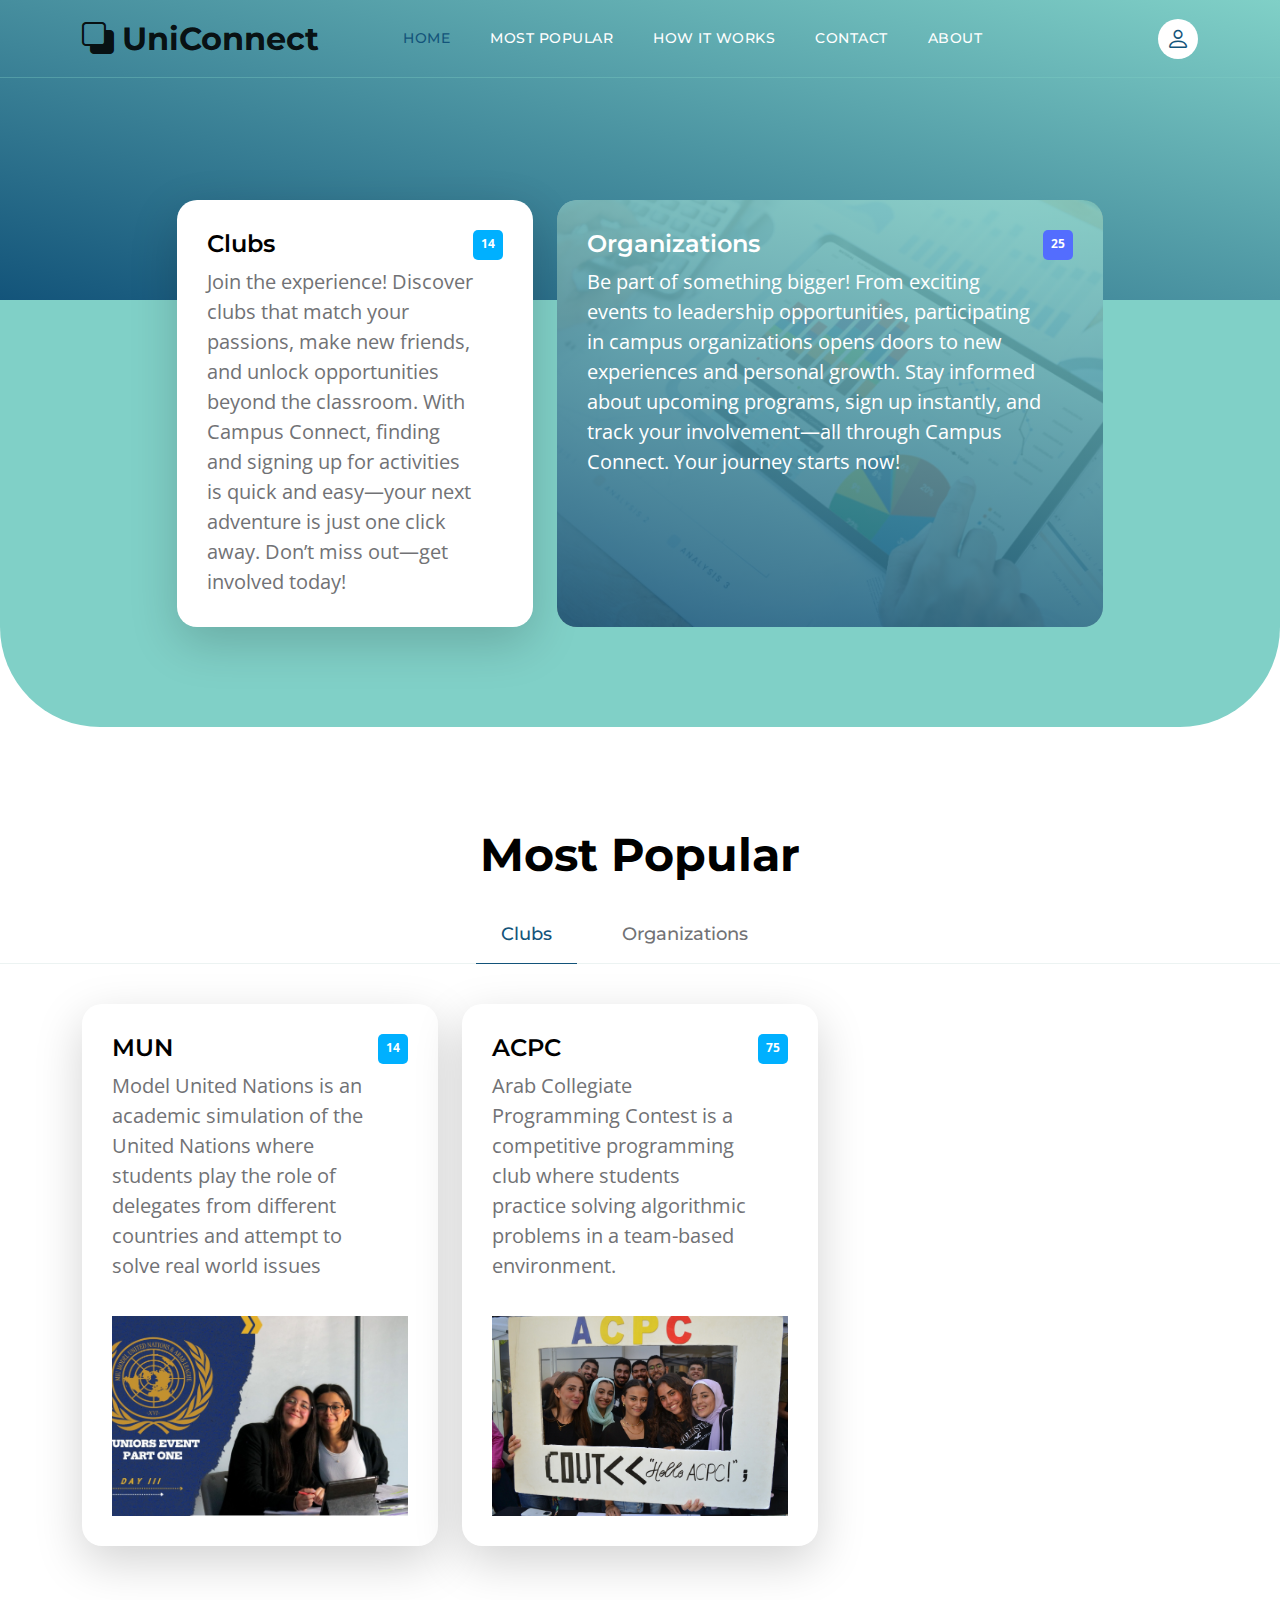
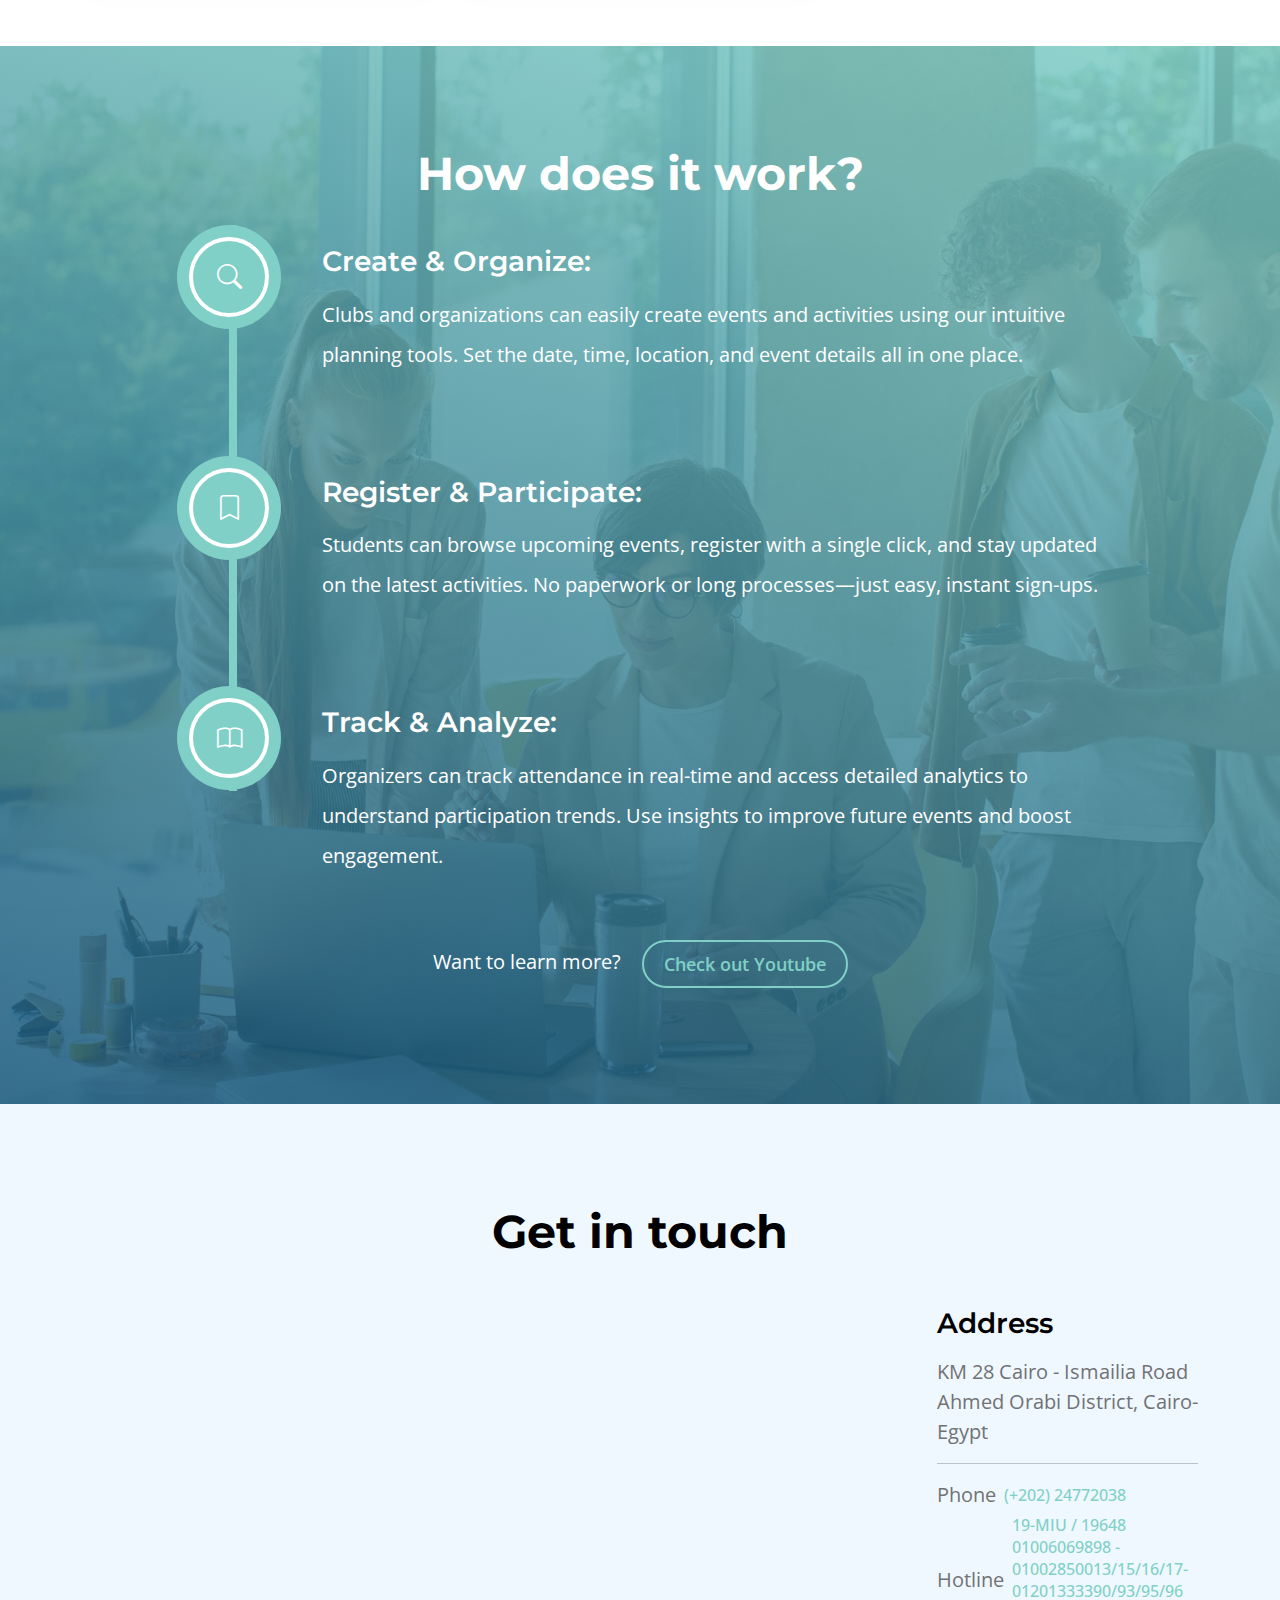
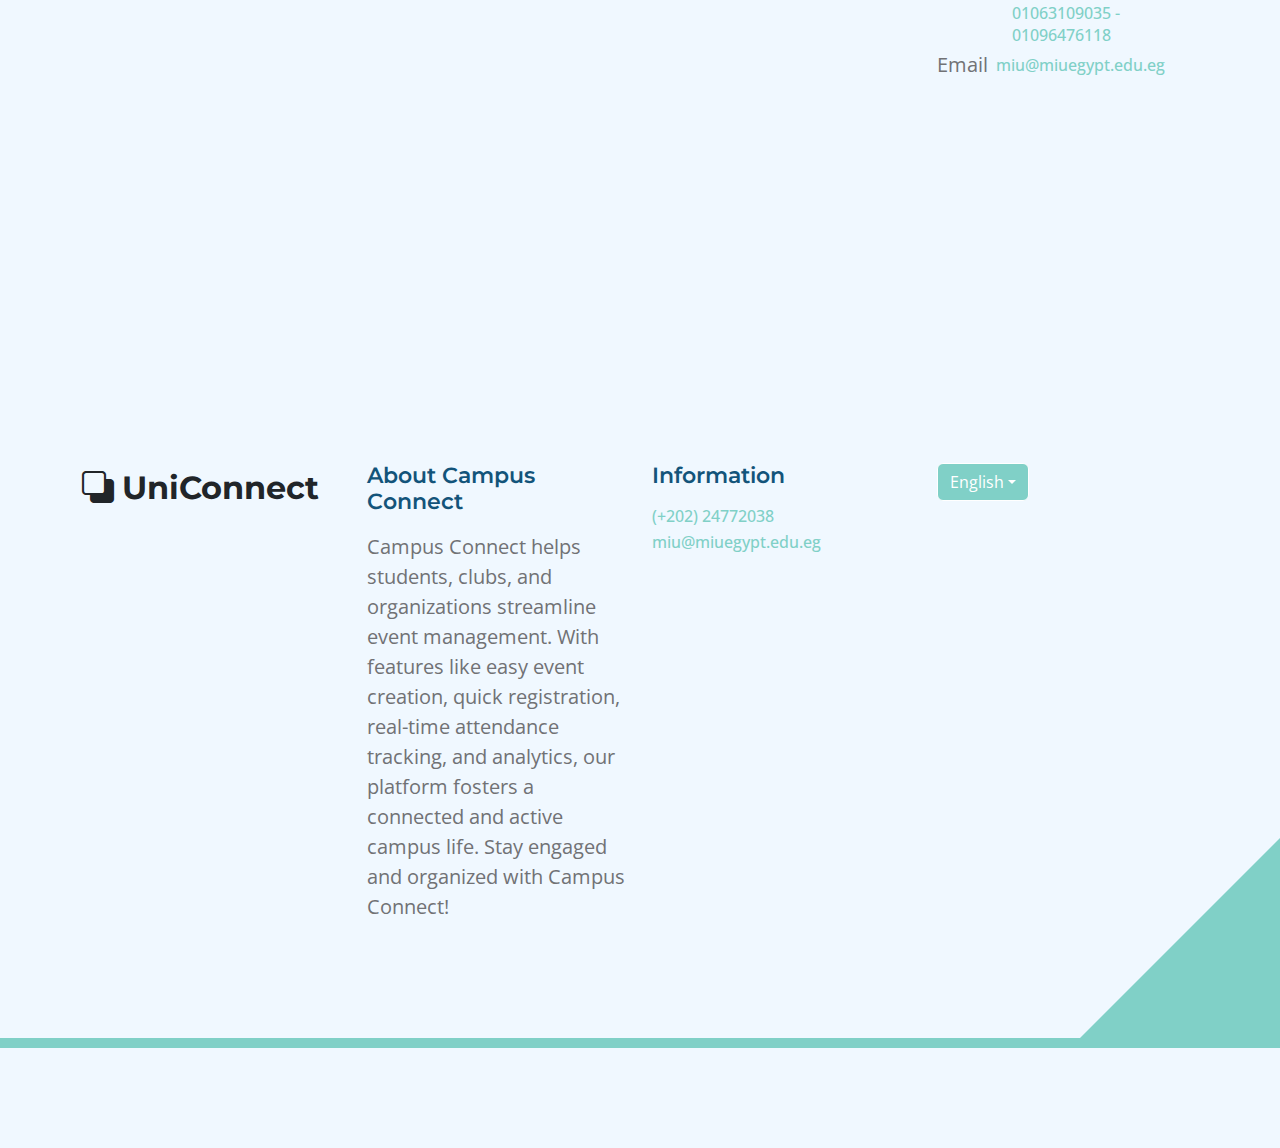
<file: index.html>
<!doctype html>
<html lang="en">
    <head>
        <meta charset="utf-8">
        <meta name="viewport" content="width=device-width, initial-scale=1">

        <meta name="description" content="">
        <meta name="author" content="">

        <title>UniConnect</title>

        <!-- CSS FILES -->        
        <link rel="preconnect" href="https://fonts.googleapis.com">
        
        <link rel="preconnect" href="https://fonts.gstatic.com" crossorigin>

        <link href="https://fonts.googleapis.com/css2?family=Montserrat:wght@500;600;700&family=Open+Sans&display=swap" rel="stylesheet">
                        
        <link href="css/bootstrap.min.css" rel="stylesheet">

        <link href="css/bootstrap-icons.css" rel="stylesheet">

        <link href="css/templatemo-topic-listing.css" rel="stylesheet">      
<!--

TemplateMo 590 topic listing

https://templatemo.com/tm-590-topic-listing

-->
    </head>
    
    <body id="top">

        <main>

            <nav class="navbar navbar-expand-lg">
                <div class="container">
                    <a class="navbar-brand" href="index.html">
                        <i class="bi-back"></i>
                        <span>UniConnect</span>
                    </a>

                    <div class="d-lg-none ms-auto me-4">
                        <a href="#top" class="navbar-icon bi-person smoothscroll"></a>
                    </div>
    
                    <button class="navbar-toggler" type="button" data-bs-toggle="collapse" data-bs-target="#navbarNav" aria-controls="navbarNav" aria-expanded="false" aria-label="Toggle navigation">
                        <span class="navbar-toggler-icon"></span>
                    </button>
    
                    <div class="collapse navbar-collapse" id="navbarNav">
                        <ul class="navbar-nav ms-lg-5 me-lg-auto">
                            <li class="nav-item">
                                <a class="nav-link click-scroll" href="#section_1">Home</a>
                            </li>

                            <li class="nav-item">
                                <a class="nav-link click-scroll" href="#section_2">Most Popular</a>
                            </li>
    
                            <li class="nav-item">
                                <a class="nav-link click-scroll" href="#section_3">How it works</a>
                            </li>

                            <!-- <li class="nav-item">
                                <a class="nav-link click-scroll" href="#section_4">Categories</a>
                            </li> -->
    
                            <li class="nav-item">
                                <a class="nav-link click-scroll" href="#section_5">Contact</a>
                            </li>
                            <li class="nav-item">
                                <a class="nav-link click-scroll" href="#section_6">About</a>
                            </li>
                        </ul>

                        <div class="d-none d-lg-block">
                            <a href="#top" class="navbar-icon bi-person smoothscroll"></a>
                        </div>
                    </div>
                </div>
            </nav>
            

            <section class="hero-section d-flex justify-content-center align-items-center" id="section_1">
                <div class="container">
                    <div class="row">


                    </div>
                </div>
            </section>


            <section class="featured-section">
                <div class="container">
                    <div class="row justify-content-center">

                        <div class="col-lg-4 col-12 mb-4 mb-lg-0">
                            <div class="custom-block bg-white shadow-lg">
                                <a href="topics-detail.html">
                                    <div class="d-flex">
                                        <div>
                                            <h5 class="mb-2">Clubs</h5>

                                            <p class="mb-0">Join the experience! Discover clubs that match your passions, make new friends, and unlock opportunities beyond the classroom. With Campus Connect, finding and signing up for activities is quick and easy—your next adventure is just one click away. Don’t miss out—get involved today!</p>
                                        </div>

                                        <span class="badge bg-design rounded-pill ms-auto">14</span>
                                    </div>

                                    <!-- <img src="images/topics/undraw_Remote_design_team_re_urdx.png" class="custom-block-image img-fluid" alt=""> -->
                                </a>
                            </div>
                        </div>

                        <div class="col-lg-6 col-12">
                            <div class="custom-block custom-block-overlay">
                                <div class="d-flex flex-column h-100">
                                    <img src="images/businesswoman-using-tablet-analysis.jpg" class="custom-block-image img-fluid" alt="">

                                    <div class="custom-block-overlay-text d-flex">
                                        <div>
                                            <h5 class="text-white mb-2">Organizations</h5>

                                            <p class="text-white">Be part of something bigger! From exciting events to leadership opportunities, participating in campus organizations opens doors to new experiences and personal growth. Stay informed about upcoming programs, sign up instantly, and track your involvement—all through Campus Connect. Your journey starts now!</p>

                                            <!-- <a href="topics-detail.html" class="btn custom-btn mt-2 mt-lg-3">Learn More</a> -->
                                        </div>

                                        <span class="badge bg-finance rounded-pill ms-auto">25</span>
                                    </div>

                                    <div class="section-overlay"></div>
                                </div>
                            </div>
                        </div>

                    </div>
                </div>
            </section>


            <section class="explore-section section-padding" id="section_2">
                <div class="container">
                    <div class="row">

                        <div class="col-12 text-center">
                            <h2 class="mb-4">Most Popular</h1>
                        </div>

                    </div>
                </div>

                <div class="container-fluid">
                    <div class="row">
                        <ul class="nav nav-tabs" id="myTab" role="tablist">
                            <li class="nav-item" role="presentation">
                                <button class="nav-link active" id="design-tab" data-bs-toggle="tab" data-bs-target="#design-tab-pane" type="button" role="tab" aria-controls="design-tab-pane" aria-selected="true">Clubs</button>
                            </li>

                            <li class="nav-item" role="presentation">
                                <button class="nav-link" id="marketing-tab" data-bs-toggle="tab" data-bs-target="#marketing-tab-pane" type="button" role="tab" aria-controls="marketing-tab-pane" aria-selected="false">Organizations</button>
                            </li>
                        </ul>
                    </div>
                </div>

                <div class="container">
                    <div class="row">

                        <div class="col-12">
                            <div class="tab-content" id="myTabContent">
                                <div class="tab-pane fade show active" id="design-tab-pane" role="tabpanel" aria-labelledby="design-tab" tabindex="0">
                                    <div class="row">
                                        <div class="col-lg-4 col-md-6 col-12 mb-4 mb-lg-0">
                                            <div class="custom-block bg-white shadow-lg">
                                                <a href="topics-detail.html">
                                                    <div class="d-flex">
                                                        <div>
                                                            <h5 class="mb-2">MUN</h5>

                                                            <p class="mb-0">Model United Nations is an academic simulation of the United Nations where students play the role of delegates from different countries and attempt to solve real world issues </p>
                                                        </div>

                                                        <span class="badge bg-design rounded-pill ms-auto">14</span>
                                                    </div>

                                                    <img src="images/MUN.jpeg" class="custom-block-image img-fluid" alt="">
                                                </a>
                                            </div>
                                        </div>

                                        <div class="col-lg-4 col-md-6 col-12 mb-4 mb-lg-0">
                                            <div class="custom-block bg-white shadow-lg">
                                                <a href="topics-detail.html">
                                                    <div class="d-flex">
                                                        <div>
                                                            <h5 class="mb-2">ACPC</h5>

                                                                <p class="mb-0">Arab Collegiate Programming Contest is a competitive programming club where students practice solving algorithmic problems in a team-based environment.</p>
                                                        </div>

                                                        <span class="badge bg-design rounded-pill ms-auto">75</span>
                                                    </div>

                                                    <img src="images/ACPC.jpeg" class="custom-block-image img-fluid" alt="">
                                                </a>
                                            </div>
                                        </div>

                                    
                                    </div>
                                </div>

                                <div class="tab-pane fade" id="marketing-tab-pane" role="tabpanel" aria-labelledby="marketing-tab" tabindex="0">
                                    <div class="row">
                                        <div class="col-lg-4 col-md-6 col-12 mb-4 mb-lg-3">
                                                <div class="custom-block bg-white shadow-lg">
                                                    <a href="topics-detail.html">
                                                        <div class="d-flex">
                                                            <div>
                                                                <h5 class="mb-2">Utopia</h5>

                                                                <p class="mb-0"> Is an organizational group dedicated to planning and hosting ceremonies, events, and gatherings. Focused on creating memorable experiences.</p>
                                                            </div>

                                                            <span class="badge bg-advertising rounded-pill ms-auto">30</span>
                                                        </div>

                                                        <img src="images/Utopia.jpeg" class="custom-block-image img-fluid" alt="">
                                                    </a>
                                                </div>
                                            </div>

                                            <div class="col-lg-4 col-md-6 col-12 mb-4 mb-lg-3">
                                                <div class="custom-block bg-white shadow-lg">
                                                    <a href="topics-detail.html">
                                                        <div class="d-flex">
                                                            <div>
                                                                <h5 class="mb-2">University admissions</h5>

                                                                <p class="mb-0">
                                                                     Is the process by which universities select students to join their academic programs. The admissions office handles everything from application intake to final enrollment decisions.</p>
                                                            </div>

                                                            <span class="badge bg-advertising rounded-pill ms-auto">65</span>
                                                        </div>

                                                        <img src="images/admission.jpeg" class="custom-block-image img-fluid" alt="">
                                                    </a>
                                                </div>
                                            </div>
                                        </div>
                                  </div>

                                </div>
                            </div>

                    </div>
                </div>
            </section>


            <section class="timeline-section section-padding" id="section_3">
                <div class="section-overlay"></div>

                <div class="container">
                    <div class="row">

                        <div class="col-12 text-center">
                            <h2 class="text-white mb-4">How does it work?</h1>
                        </div>

                        <div class="col-lg-10 col-12 mx-auto">
                            <div class="timeline-container">
                                <ul class="vertical-scrollable-timeline" id="vertical-scrollable-timeline">
                                    <div class="list-progress">
                                        <div class="inner"></div>
                                    </div>

                                    <li>
                                        <h4 class="text-white mb-3">Create & Organize:</h4>

                                        <p class="text-white">Clubs and organizations  can easily create events and activities using our intuitive planning tools. Set the date, time, location, and event details all in one place.</p>

                                        <div class="icon-holder">
                                          <i class="bi-search"></i>
                                        </div>
                                    </li>
                                    
                                    <li>
                                        <h4 class="text-white mb-3">Register & Participate:</h4>

                                        <p class="text-white">Students can browse upcoming events, register with a single click, and stay updated on the latest activities. No paperwork or long processes—just easy, instant sign-ups.</p>

                                        <div class="icon-holder">
                                          <i class="bi-bookmark"></i>
                                        </div>
                                    </li>

                                    <li>
                                        <h4 class="text-white mb-3">Track & Analyze:</h4>

                                        <p class="text-white">Organizers can track attendance in real-time and access detailed analytics to understand participation trends. Use insights to improve future events and boost engagement.</p>

                                        <div class="icon-holder">
                                          <i class="bi-book"></i>
                                        </div>
                                    </li>
                                </ul>
                            </div>
                        </div>

                        <div class="col-12 text-center mt-5">
                            <p class="text-white">
                                Want to learn more?
                                <a href="https://www.youtube.com/watch?v=yYFVjSG_yXg&t=8s" class="btn custom-btn custom-border-btn ms-3">Check out Youtube</a>
                            </p>
                        </div>
                    </div>
                </div>
            </section>

       
            </div>

        </div>
    </div>
</div>
</div>
</div>

</div>
</div>
</section>
            </section>

            <section class="contact-section section-padding section-bg" id="section_5">
                <div class="container">
                    <div class="row">

                        <div class="col-lg-12 col-12 text-center">
                            <h2 class="mb-5">Get in touch</h2>
                        </div>

                        <div class="col-lg-5 col-12 mb-4 mb-lg-0">
                            <iframe class="google-map" src="https://www.google.com/maps/embed?pb=!1m18!1m12!1m3!1d3449.4035076774326!2d31.491965899999997!3d30.1684655!2m3!1f0!2f0!3f0!3m2!1i1024!2i768!4f13.1!3m3!1m2!1s0x14581bab30f3291d%3A0x1b138aefe2d8bedb!2sMisr%20International%20University%20(MIU)!5e0!3m2!1sen!2seg!4v1729484237845!5m2!1sen!2seg" width="600" height="450" style="border:0;" allowfullscreen="" loading="lazy" referrerpolicy="no-referrer-when-downgrade"></iframe>
                        </div>

                        <div class="col-lg-3 col-md-6 col-12 mb-3 mb-lg- mb-md-0 ms-auto">
                            <h4 class="mb-3">Address</h4>

                            <p>KM 28 Cairo - Ismailia Road Ahmed Orabi District, Cairo- Egypt</p>

                            <hr>

                            <p class="d-flex align-items-center mb-1">
                                <span class="me-2">Phone</span>

                                <a href="tel: 305-240-9671" class="site-footer-link">
                                    (+202) 24772038
                                </a>
                            </p>

<p class="d-flex align-items-center mb-1">
    <span class="me-2">Hotline</span>

    <a href="tel: 305-240-9671" class="site-footer-link">
        19-MIU / 19648 01006069898 - 01002850013/15/16/17- 01201333390/93/95/96 01063109035 - 01096476118
    </a>
</p>

                            <p class="d-flex align-items-center">
                                <span class="me-2">Email</span>

                                <a href="miu@miuegypt.edu.eg" class="site-footer-link">
                                    miu@miuegypt.edu.eg
                                </a>
                            </p>
                        </div>


                    </div>
                </div>
            </section>
        </main>

        <section class="contact-section section-padding section-bg" id="section_6">
<footer class="site-footer section-padding">
            <div class="container">
                <div class="row">

                    <div class="col-lg-3 col-12 mb-4 pb-2">
                        <a class="navbar-brand mb-2" href="index.html">
                            <i class="bi-back"></i>
                            <span> UniConnect </span>
                            
                        </a>
                    </div>

                    <div class="col-lg-3 col-md-4 col-6">
                        <h6 class="site-footer-title mb-3">About Campus Connect </h6>

                 <p>
                    Campus Connect helps students, clubs, and organizations streamline event management. With features like easy event creation, quick registration, real-time attendance tracking, and analytics, our platform fosters a connected and active campus life. Stay engaged and organized with Campus Connect!</p>
                    </div>

                    <div class="col-lg-3 col-md-4 col-6 mb-4 mb-lg-0">
                        <h6 class="site-footer-title mb-3">Information</h6>

                        <p class="text-white d-flex mb-1">
                            <a href="tel: 305-240-9671" class="site-footer-link">
                                (+202) 24772038
                            </a>
                        </p>

                        <p class="text-white d-flex">
                            <a href="mailto:info@company.com" class="site-footer-link">
                                miu@miuegypt.edu.eg
                            </a>
                        </p>
                    </div>

                    <div class="col-lg-3 col-md-4 col-12 mt-4 mt-lg-0 ms-auto">
                        <div class="dropdown">
                            <button class="btn btn-secondary dropdown-toggle" type="button" data-bs-toggle="dropdown" aria-expanded="false">
                            English</button>

                            <ul class="dropdown-menu">
                                <li><button class="dropdown-item" type="button">Arabic</button></li>
                            </ul>
                        </div>

               
            </section>
                    </div>

                </div>
            </div>
        </footer>


        <!-- JAVASCRIPT FILES -->
        <script src="js/jquery.min.js"></script>
        <script src="js/bootstrap.bundle.min.js"></script>
        <script src="js/jquery.sticky.js"></script>
        <script src="js/click-scroll.js"></script>
        <script src="js/custom.js"></script>

    </body>
</html>
</file>
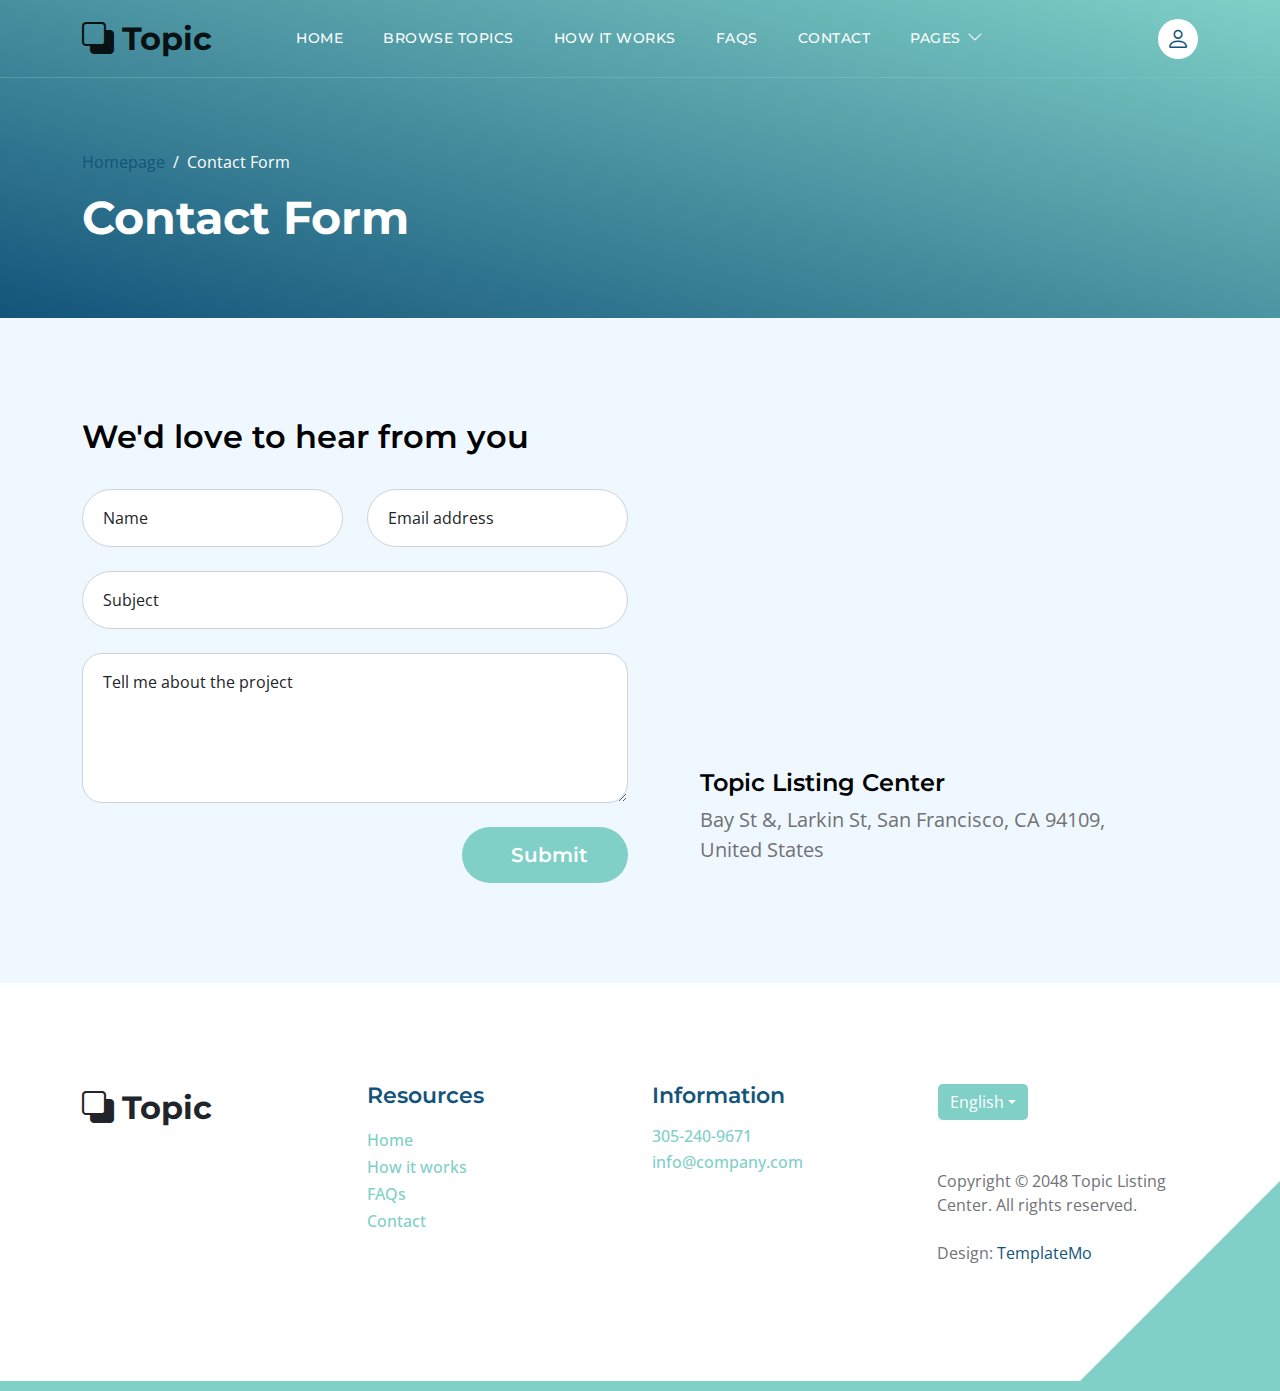
<file: contact.html>
<!doctype html>
<html lang="en">
    <head>
        <meta charset="utf-8">
        <meta name="viewport" content="width=device-width, initial-scale=1">

        <meta name="description" content="">
        <meta name="author" content="">

        <title>Topic Listing Contact Page</title>

        <!-- CSS FILES -->        
        <link rel="preconnect" href="https://fonts.googleapis.com">
        
        <link rel="preconnect" href="https://fonts.gstatic.com" crossorigin>

        <link href="https://fonts.googleapis.com/css2?family=Montserrat:wght@500;600;700&family=Open+Sans&display=swap" rel="stylesheet">
                        
        <link href="css/bootstrap.min.css" rel="stylesheet">

        <link href="css/bootstrap-icons.css" rel="stylesheet">

        <link href="css/templatemo-topic-listing.css" rel="stylesheet">
<!--

TemplateMo 590 topic listing

https://templatemo.com/tm-590-topic-listing

-->
    </head>
    
    <body class="topics-listing-page" id="top">

        <main>

            <nav class="navbar navbar-expand-lg">
                <div class="container">
                    <a class="navbar-brand" href="index.html">
                        <i class="bi-back"></i>
                        <span>Topic</span>
                    </a>

                    <div class="d-lg-none ms-auto me-4">
                        <a href="#top" class="navbar-icon bi-person smoothscroll"></a>
                    </div>
    
                    <button class="navbar-toggler" type="button" data-bs-toggle="collapse" data-bs-target="#navbarNav" aria-controls="navbarNav" aria-expanded="false" aria-label="Toggle navigation">
                        <span class="navbar-toggler-icon"></span>
                    </button>
    
                    <div class="collapse navbar-collapse" id="navbarNav">
                        <ul class="navbar-nav ms-lg-5 me-lg-auto">
                            <li class="nav-item">
                                <a class="nav-link click-scroll" href="index.html#section_1">Home</a>
                            </li>

                            <li class="nav-item">
                                <a class="nav-link click-scroll" href="index.html#section_2">Browse Topics</a>
                            </li>
    
                            <li class="nav-item">
                                <a class="nav-link click-scroll" href="index.html#section_3">How it works</a>
                            </li>

                            <li class="nav-item">
                                <a class="nav-link click-scroll" href="index.html#section_4">FAQs</a>
                            </li>
    
                            <li class="nav-item">
                                <a class="nav-link click-scroll" href="index.html#section_5">Contact</a>
                            </li>

                            <li class="nav-item dropdown">
                                <a class="nav-link dropdown-toggle" href="#section_5" id="navbarLightDropdownMenuLink" role="button" data-bs-toggle="dropdown" aria-expanded="false">Pages</a>

                                <ul class="dropdown-menu dropdown-menu-light" aria-labelledby="navbarLightDropdownMenuLink">
                                    <li><a class="dropdown-item" href="topics-listing.html">Topics Listing</a></li>

                                    <li><a class="dropdown-item active" href="contact.html">Contact Form</a></li>
                                </ul>
                            </li>
                        </ul>

                        <div class="d-none d-lg-block">
                            <a href="#top" class="navbar-icon bi-person smoothscroll"></a>
                        </div>
                    </div>
                </div>
            </nav>


            <header class="site-header d-flex flex-column justify-content-center align-items-center">
                <div class="container">
                    <div class="row align-items-center">

                        <div class="col-lg-5 col-12">
                            <nav aria-label="breadcrumb">
                                <ol class="breadcrumb">
                                    <li class="breadcrumb-item"><a href="index.html">Homepage</a></li>

                                    <li class="breadcrumb-item active" aria-current="page">Contact Form</li>
                                </ol>
                            </nav>

                            <h2 class="text-white">Contact Form</h2>
                        </div>

                    </div>
                </div>
            </header>


            <section class="section-padding section-bg">
                <div class="container">
                    <div class="row">

                        <div class="col-lg-12 col-12">
                            <h3 class="mb-4 pb-2">We'd love to hear from you</h3>
                        </div>

                        <div class="col-lg-6 col-12">
                            <form action="#" method="post" class="custom-form contact-form" role="form">
                                <div class="row">
                                    <div class="col-lg-6 col-md-6 col-12">
                                        <div class="form-floating">
                                            <input type="text" name="name" id="name" class="form-control" placeholder="Name" required="">
                                            
                                            <label for="floatingInput">Name</label>
                                        </div>
                                    </div>

                                    <div class="col-lg-6 col-md-6 col-12"> 
                                        <div class="form-floating">
                                            <input type="email" name="email" id="email" pattern="[^ @]*@[^ @]*" class="form-control" placeholder="Email address" required="">
                                            
                                            <label for="floatingInput">Email address</label>
                                        </div>
                                    </div>

                                    <div class="col-lg-12 col-12">
                                        <div class="form-floating">
                                            <input type="text" name="subject" id="name" class="form-control" placeholder="Name" required="">
                                            
                                            <label for="floatingInput">Subject</label>
                                        </div>

                                        <div class="form-floating">
                                            <textarea class="form-control" id="message" name="message" placeholder="Tell me about the project"></textarea>
                                            
                                            <label for="floatingTextarea">Tell me about the project</label>
                                        </div>
                                    </div>

                                    <div class="col-lg-4 col-12 ms-auto">
                                        <button type="submit" class="form-control">Submit</button>
                                    </div>

                                </div>
                            </form>
                        </div>

                        <div class="col-lg-5 col-12 mx-auto mt-5 mt-lg-0">
                            <iframe class="google-map" src="https://www.google.com/maps/embed?pb=!1m18!1m12!1m3!1d2595.065641062665!2d-122.4230416990949!3d37.80335401520422!2m3!1f0!2f0!3f0!3m2!1i1024!2i768!4f13.1!3m3!1m2!1s0x80858127459fabad%3A0x808ba520e5e9edb7!2sFrancisco%20Park!5e1!3m2!1sen!2sth!4v1684340239744!5m2!1sen!2sth" width="100%" height="250" style="border:0;" allowfullscreen="" loading="lazy" referrerpolicy="no-referrer-when-downgrade"></iframe>

                            <h5 class="mt-4 mb-2">Topic Listing Center</h5>

                            <p>Bay St &amp;, Larkin St, San Francisco, CA 94109, United States</p>
                        </div>

                    </div>
                </div>
            </section>
        </main>

        <footer class="site-footer section-padding">
            <div class="container">
                <div class="row">

                    <div class="col-lg-3 col-12 mb-4 pb-2">
                        <a class="navbar-brand mb-2" href="index.html">
                            <i class="bi-back"></i>
                            <span>Topic</span>
                        </a>
                    </div>

                    <div class="col-lg-3 col-md-4 col-6">
                        <h6 class="site-footer-title mb-3">Resources</h6>

                        <ul class="site-footer-links">
                            <li class="site-footer-link-item">
                                <a href="#" class="site-footer-link">Home</a>
                            </li>

                            <li class="site-footer-link-item">
                                <a href="#" class="site-footer-link">How it works</a>
                            </li>

                            <li class="site-footer-link-item">
                                <a href="#" class="site-footer-link">FAQs</a>
                            </li>

                            <li class="site-footer-link-item">
                                <a href="#" class="site-footer-link">Contact</a>
                            </li>
                        </ul>
                    </div>

                    <div class="col-lg-3 col-md-4 col-6 mb-4 mb-lg-0">
                        <h6 class="site-footer-title mb-3">Information</h6>

                        <p class="text-white d-flex mb-1">
                            <a href="tel: 305-240-9671" class="site-footer-link">
                                305-240-9671
                            </a>
                        </p>

                        <p class="text-white d-flex">
                            <a href="mailto:info@company.com" class="site-footer-link">
                                info@company.com
                            </a>
                        </p>
                    </div>

                    <div class="col-lg-3 col-md-4 col-12 mt-4 mt-lg-0 ms-auto">
                        <div class="dropdown">
                            <button class="btn btn-secondary dropdown-toggle" type="button" data-bs-toggle="dropdown" aria-expanded="false">
                            English</button>

                            <ul class="dropdown-menu">
                                <li><button class="dropdown-item" type="button">Thai</button></li>

                                <li><button class="dropdown-item" type="button">Myanmar</button></li>

                                <li><button class="dropdown-item" type="button">Arabic</button></li>
                            </ul>
                        </div>

                        <p class="copyright-text mt-lg-5 mt-4">Copyright © 2048 Topic Listing Center. All rights reserved.
                        <br><br>Design: <a rel="nofollow" href="https://templatemo.com" target="_blank">TemplateMo</a></p>
                        
                    </div>

                </div>
            </div>
        </footer>

        <!-- JAVASCRIPT FILES -->
        <script src="js/jquery.min.js"></script>
        <script src="js/bootstrap.bundle.min.js"></script>
        <script src="js/jquery.sticky.js"></script>
        <script src="js/custom.js"></script>

    </body>
</html>
</file>
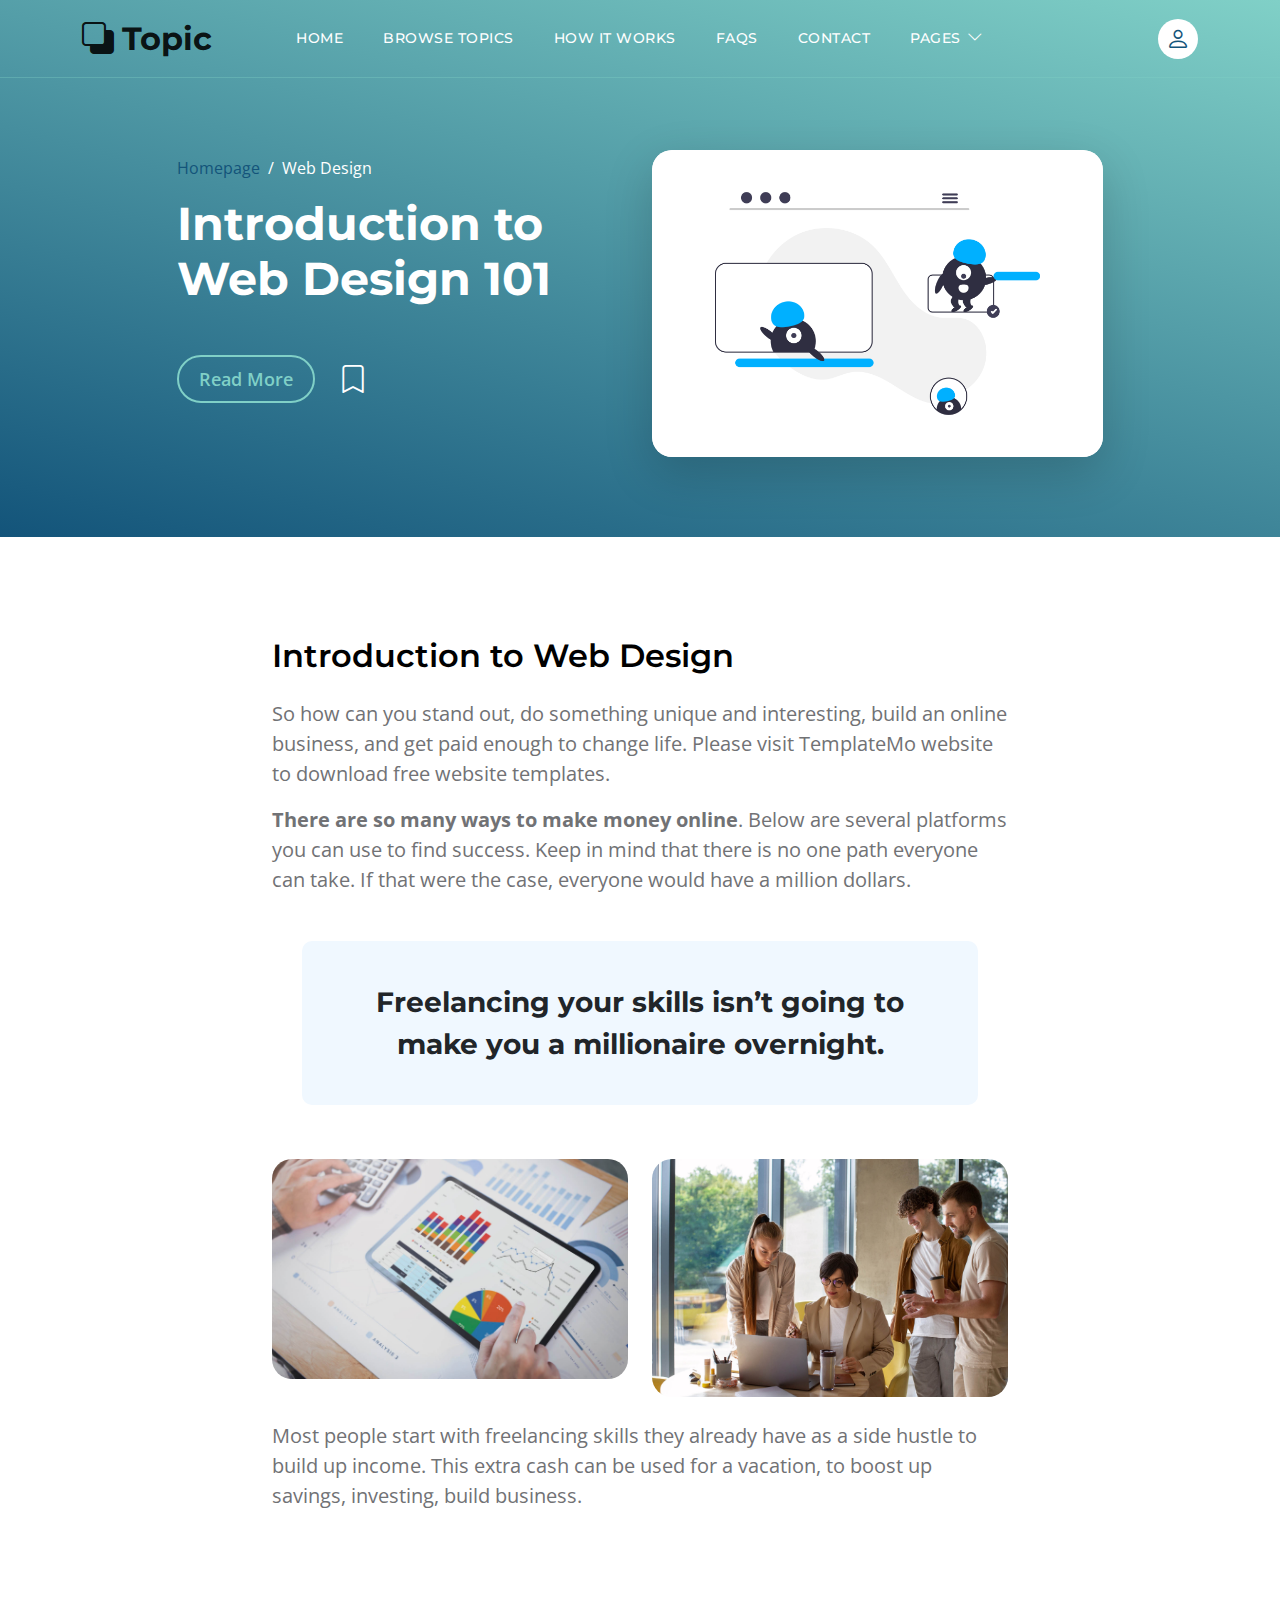
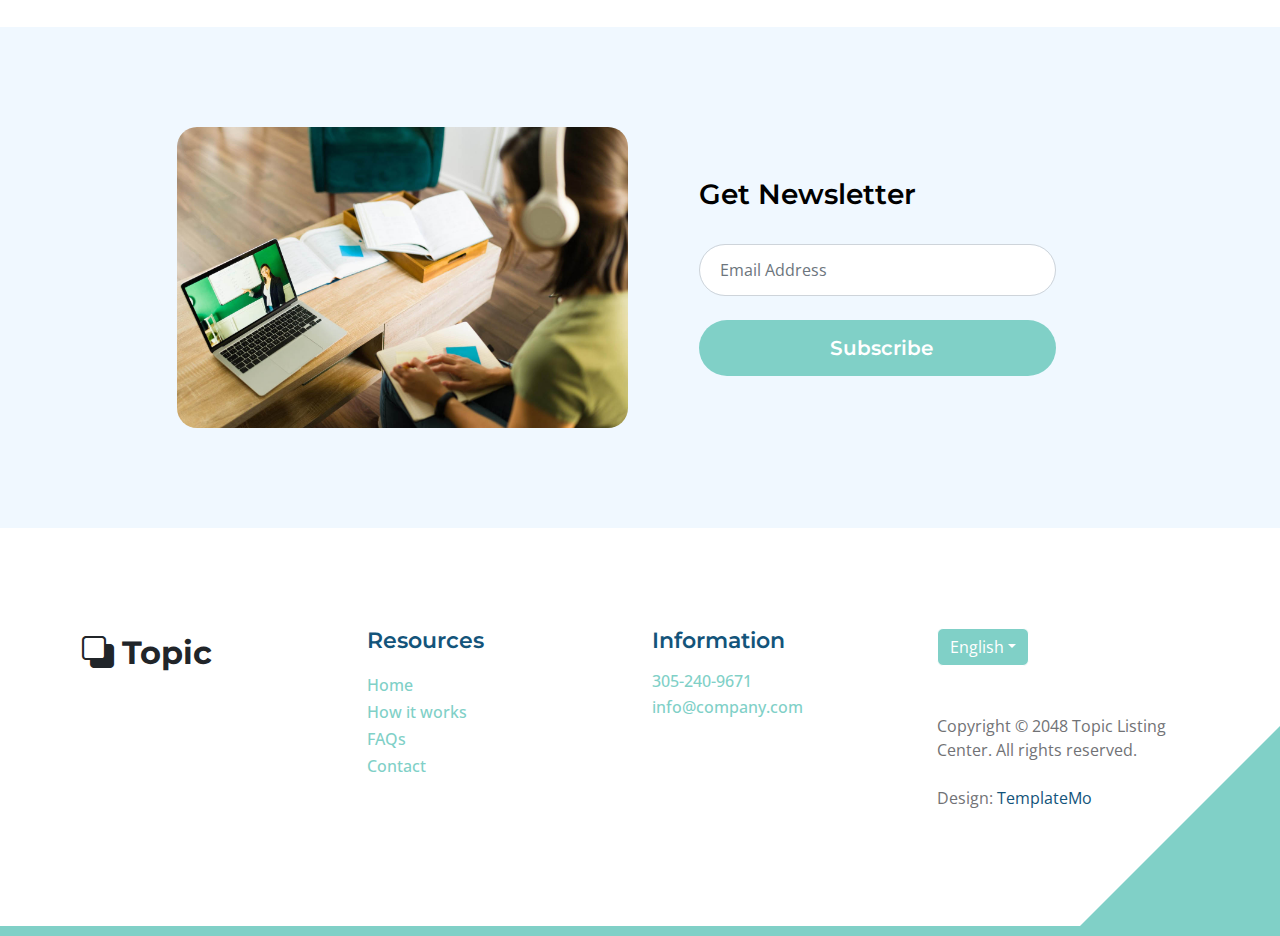
<file: topics-detail.html>
<!doctype html>
<html lang="en">
    <head>
        <meta charset="utf-8">
        <meta name="viewport" content="width=device-width, initial-scale=1">

        <meta name="description" content="">
        <meta name="author" content="">

        <title>Topic Detail Page</title>

        <!-- CSS FILES -->        
        <link rel="preconnect" href="https://fonts.googleapis.com">
        
        <link rel="preconnect" href="https://fonts.gstatic.com" crossorigin>

        <link href="https://fonts.googleapis.com/css2?family=Montserrat:wght@500;600;700&family=Open+Sans&display=swap" rel="stylesheet">
                        
        <link href="css/bootstrap.min.css" rel="stylesheet">

        <link href="css/bootstrap-icons.css" rel="stylesheet">

        <link href="css/templatemo-topic-listing.css" rel="stylesheet">
<!--

TemplateMo 590 topic listing

https://templatemo.com/tm-590-topic-listing

-->
    </head>
    
    <body id="top">

        <main>

            <nav class="navbar navbar-expand-lg">
                <div class="container">
                    <a class="navbar-brand" href="index.html">
                        <i class="bi-back"></i>
                        <span>Topic</span>
                    </a>

                    <div class="d-lg-none ms-auto me-4">
                        <a href="#top" class="navbar-icon bi-person smoothscroll"></a>
                    </div>
    
                    <button class="navbar-toggler" type="button" data-bs-toggle="collapse" data-bs-target="#navbarNav" aria-controls="navbarNav" aria-expanded="false" aria-label="Toggle navigation">
                        <span class="navbar-toggler-icon"></span>
                    </button>
    
                    <div class="collapse navbar-collapse" id="navbarNav">
                        <ul class="navbar-nav ms-lg-5 me-lg-auto">
                            <li class="nav-item">
                                <a class="nav-link click-scroll" href="index.html#section_1">Home</a>
                            </li>

                            <li class="nav-item">
                                <a class="nav-link click-scroll" href="index.html#section_2">Browse Topics</a>
                            </li>
    
                            <li class="nav-item">
                                <a class="nav-link click-scroll" href="index.html#section_3">How it works</a>
                            </li>

                            <li class="nav-item">
                                <a class="nav-link click-scroll" href="index.html#section_4">FAQs</a>
                            </li>
    
                            <li class="nav-item">
                                <a class="nav-link click-scroll" href="index.html#section_5">Contact</a>
                            </li>

                            <li class="nav-item dropdown">
                                <a class="nav-link dropdown-toggle" href="#section_5" id="navbarLightDropdownMenuLink" role="button" data-bs-toggle="dropdown" aria-expanded="false">Pages</a>

                                <ul class="dropdown-menu dropdown-menu-light" aria-labelledby="navbarLightDropdownMenuLink">
                                    <li><a class="dropdown-item" href="topics-listing.html">Topics Listing</a></li>

                                    <li><a class="dropdown-item" href="contact.html">Contact Form</a></li>
                                </ul>
                            </li>
                        </ul>

                        <div class="d-none d-lg-block">
                            <a href="#top" class="navbar-icon bi-person smoothscroll"></a>
                        </div>
                    </div>
                </div>
            </nav>
            

            <header class="site-header d-flex flex-column justify-content-center align-items-center">
                <div class="container">
                    <div class="row justify-content-center align-items-center">

                        <div class="col-lg-5 col-12 mb-5">
                            <nav aria-label="breadcrumb">
                                <ol class="breadcrumb">
                                    <li class="breadcrumb-item"><a href="index.html">Homepage</a></li>

                                    <li class="breadcrumb-item active" aria-current="page">Web Design</li>
                                </ol>
                            </nav>

                            <h2 class="text-white">Introduction to <br> Web Design 101</h2>

                            <div class="d-flex align-items-center mt-5">
                                <a href="#topics-detail" class="btn custom-btn custom-border-btn smoothscroll me-4">Read More</a>

                                <a href="#top" class="custom-icon bi-bookmark smoothscroll"></a>
                            </div>
                        </div>

                        <div class="col-lg-5 col-12">
                            <div class="topics-detail-block bg-white shadow-lg">
                                <img src="images/topics/undraw_Remote_design_team_re_urdx.png" class="topics-detail-block-image img-fluid">
                            </div>
                        </div>

                    </div>
                </div>
            </header>


            <section class="topics-detail-section section-padding" id="topics-detail">
                <div class="container">
                    <div class="row">

                        <div class="col-lg-8 col-12 m-auto">
                            <h3 class="mb-4">Introduction to Web Design</h3>

                            <p>So how can you stand out, do something unique and interesting, build an online business, and get paid enough to change life. Please visit TemplateMo website to download free website templates.</p>

                            <p><strong>There are so many ways to make money online</strong>. Below are several platforms you can use to find success. Keep in mind that there is no one path everyone can take. If that were the case, everyone would have a million dollars.</p>

                            <blockquote>
                                Freelancing your skills isn’t going to make you a millionaire overnight.
                            </blockquote>

                            <div class="row my-4">
                                <div class="col-lg-6 col-md-6 col-12">
                                    <img src="images/businesswoman-using-tablet-analysis.jpg" class="topics-detail-block-image img-fluid">
                                </div>

                                <div class="col-lg-6 col-md-6 col-12 mt-4 mt-lg-0 mt-md-0">
                                    <img src="images/colleagues-working-cozy-office-medium-shot.jpg" class="topics-detail-block-image img-fluid">
                                </div>
                            </div>

                            <p>Most people start with freelancing skills they already have as a side hustle to build up income. This extra cash can be used for a vacation, to boost up savings, investing, build business.</p>
                        </div>

                    </div>
                </div>
            </section>


            <section class="section-padding section-bg">
                <div class="container">
                    <div class="row justify-content-center">

                        <div class="col-lg-5 col-12">
                            <img src="images/rear-view-young-college-student.jpg" class="newsletter-image img-fluid" alt="">
                        </div>

                        <div class="col-lg-5 col-12 subscribe-form-wrap d-flex justify-content-center align-items-center">
                            <form class="custom-form subscribe-form" action="#" method="post" role="form">
                                <h4 class="mb-4 pb-2">Get Newsletter</h4>

                                <input type="email" name="subscribe-email" id="subscribe-email" pattern="[^ @]*@[^ @]*" class="form-control" placeholder="Email Address" required="">

                                <div class="col-lg-12 col-12">
                                    <button type="submit" class="form-control">Subscribe</button>
                                </div>
                            </form>
                        </div>

                    </div>
                </div>
            </section>
        </main>
		
        <footer class="site-footer section-padding">
            <div class="container">
                <div class="row">

                    <div class="col-lg-3 col-12 mb-4 pb-2">
                        <a class="navbar-brand mb-2" href="index.html">
                            <i class="bi-back"></i>
                            <span>Topic</span>
                        </a>
                    </div>

                    <div class="col-lg-3 col-md-4 col-6">
                        <h6 class="site-footer-title mb-3">Resources</h6>

                        <ul class="site-footer-links">
                            <li class="site-footer-link-item">
                                <a href="#" class="site-footer-link">Home</a>
                            </li>

                            <li class="site-footer-link-item">
                                <a href="#" class="site-footer-link">How it works</a>
                            </li>

                            <li class="site-footer-link-item">
                                <a href="#" class="site-footer-link">FAQs</a>
                            </li>

                            <li class="site-footer-link-item">
                                <a href="#" class="site-footer-link">Contact</a>
                            </li>
                        </ul>
                    </div>

                    <div class="col-lg-3 col-md-4 col-6 mb-4 mb-lg-0">
                        <h6 class="site-footer-title mb-3">Information</h6>

                        <p class="text-white d-flex mb-1">
                            <a href="tel: 305-240-9671" class="site-footer-link">
                                305-240-9671
                            </a>
                        </p>

                        <p class="text-white d-flex">
                            <a href="mailto:info@company.com" class="site-footer-link">
                                info@company.com
                            </a>
                        </p>
                    </div>

                    <div class="col-lg-3 col-md-4 col-12 mt-4 mt-lg-0 ms-auto">
                        <div class="dropdown">
                            <button class="btn btn-secondary dropdown-toggle" type="button" data-bs-toggle="dropdown" aria-expanded="false">
                            English</button>

                            <ul class="dropdown-menu">
                                <li><button class="dropdown-item" type="button">Thai</button></li>

                                <li><button class="dropdown-item" type="button">Myanmar</button></li>

                                <li><button class="dropdown-item" type="button">Arabic</button></li>
                            </ul>
                        </div>

                        <p class="copyright-text mt-lg-5 mt-4">Copyright © 2048 Topic Listing Center. All rights reserved.
                        <br><br>Design: <a rel="nofollow" href="https://templatemo.com" target="_blank">TemplateMo</a></p>
                        
                    </div>

                </div>
            </div>
        </footer>

        <!-- JAVASCRIPT FILES -->
        <script src="js/jquery.min.js"></script>
        <script src="js/bootstrap.bundle.min.js"></script>
        <script src="js/jquery.sticky.js"></script>
        <script src="js/custom.js"></script>

    </body>
</html>
</file>
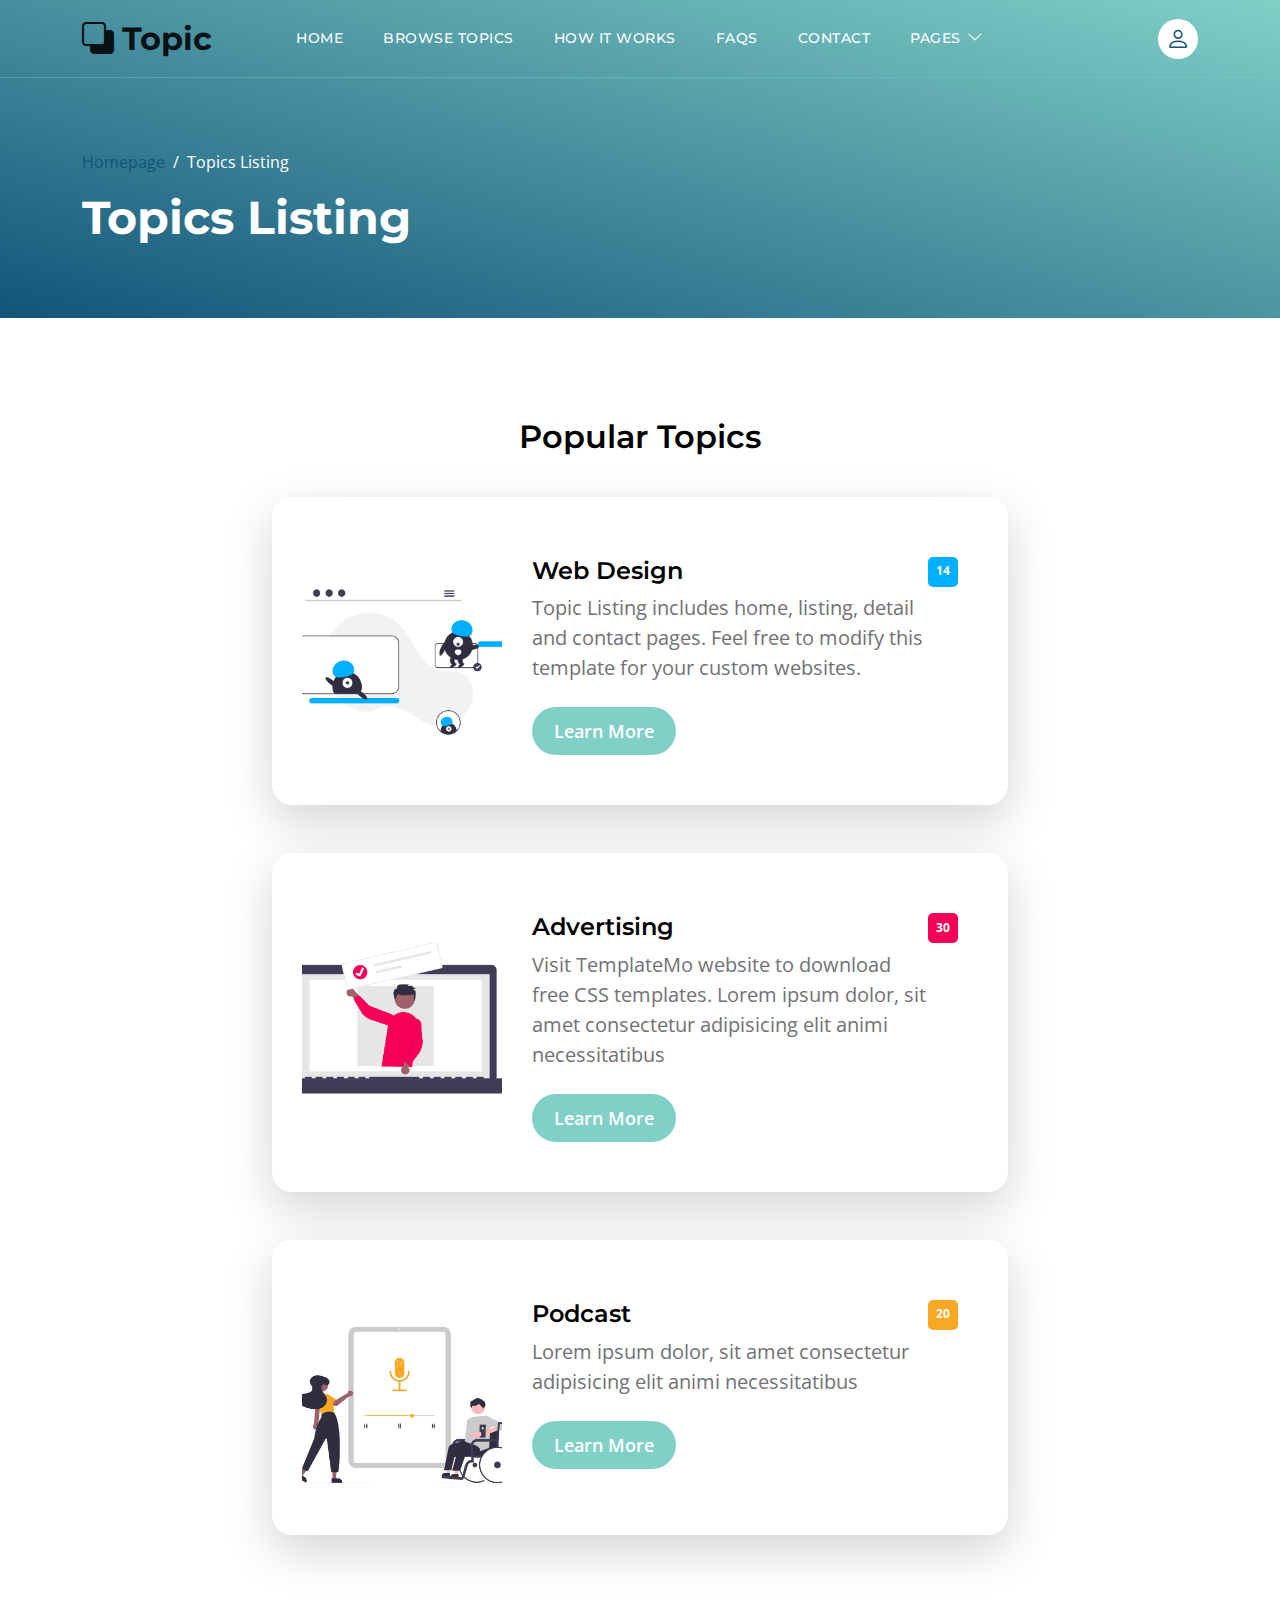
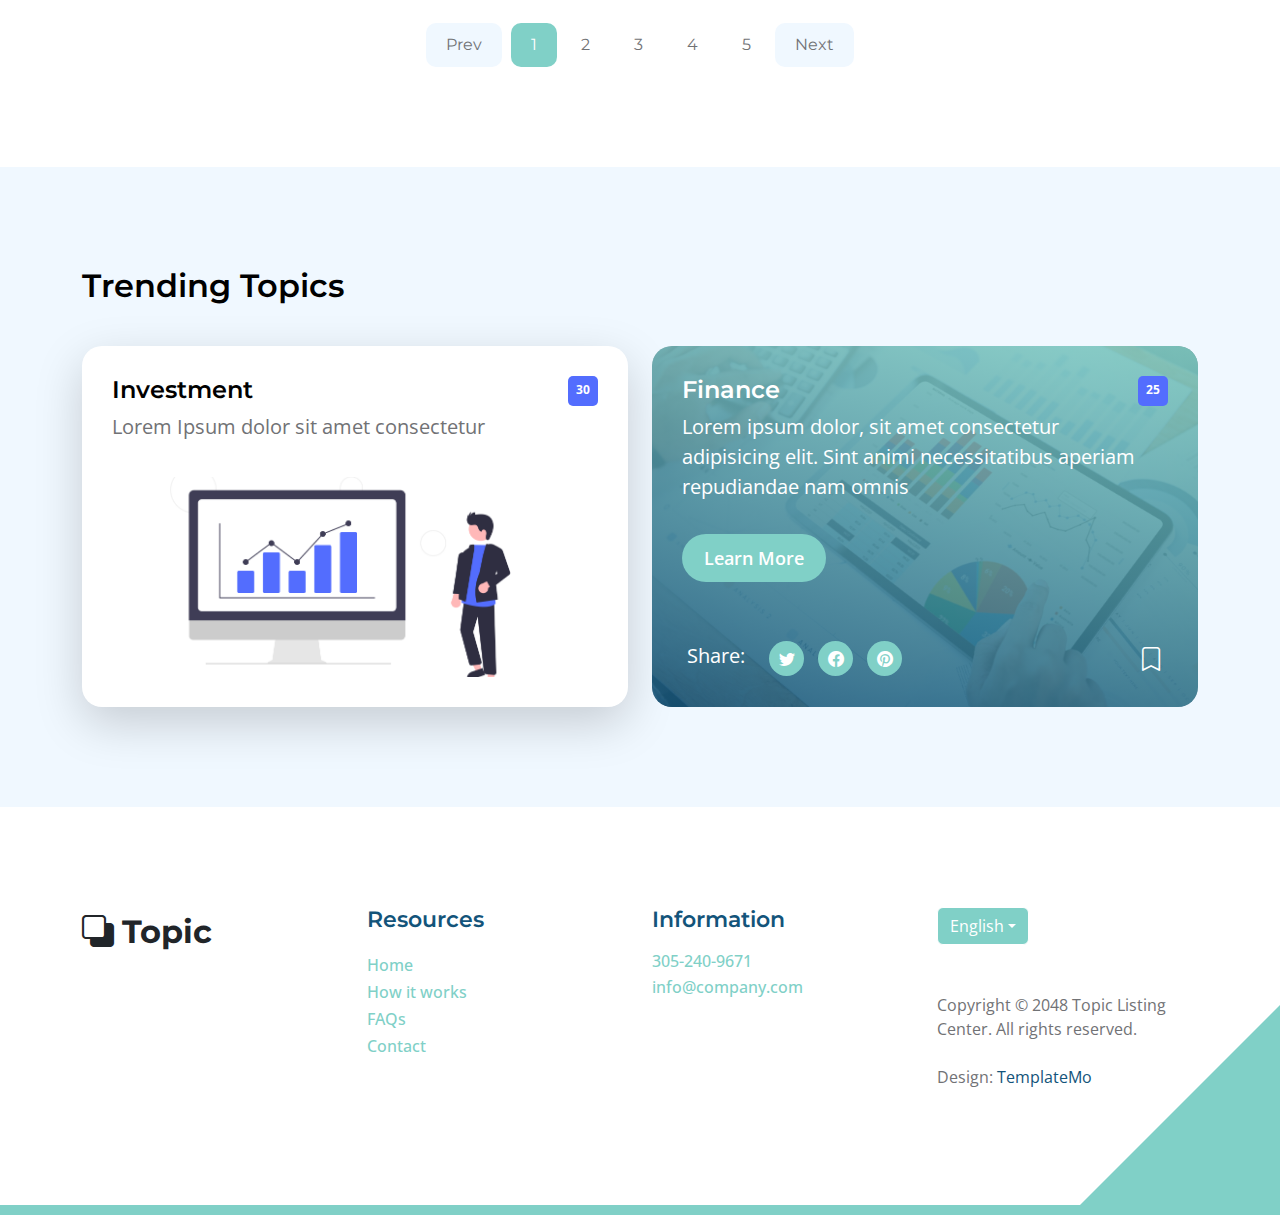
<file: topics-listing.html>
<!doctype html>
<html lang="en">
    <head>
        <meta charset="utf-8">
        <meta name="viewport" content="width=device-width, initial-scale=1">

        <meta name="description" content="">
        <meta name="author" content="">

        <title>Topic Listing Page</title>

        <!-- CSS FILES -->        
        <link rel="preconnect" href="https://fonts.googleapis.com">
        
        <link rel="preconnect" href="https://fonts.gstatic.com" crossorigin>

        <link href="https://fonts.googleapis.com/css2?family=Montserrat:wght@500;600;700&family=Open+Sans&display=swap" rel="stylesheet">
                        
        <link href="css/bootstrap.min.css" rel="stylesheet">

        <link href="css/bootstrap-icons.css" rel="stylesheet">

        <link href="css/templatemo-topic-listing.css" rel="stylesheet">
<!--

TemplateMo 590 topic listing

https://templatemo.com/tm-590-topic-listing

-->
    </head>
    
    <body class="topics-listing-page" id="top">

        <main>

            <nav class="navbar navbar-expand-lg">
                <div class="container">
                    <a class="navbar-brand" href="index.html">
                        <i class="bi-back"></i>
                        <span>Topic</span>
                    </a>

                    <div class="d-lg-none ms-auto me-4">
                        <a href="#top" class="navbar-icon bi-person smoothscroll"></a>
                    </div>
    
                    <button class="navbar-toggler" type="button" data-bs-toggle="collapse" data-bs-target="#navbarNav" aria-controls="navbarNav" aria-expanded="false" aria-label="Toggle navigation">
                        <span class="navbar-toggler-icon"></span>
                    </button>
    
                    <div class="collapse navbar-collapse" id="navbarNav">
                        <ul class="navbar-nav ms-lg-5 me-lg-auto">
                            <li class="nav-item">
                                <a class="nav-link click-scroll" href="index.html#section_1">Home</a>
                            </li>

                            <li class="nav-item">
                                <a class="nav-link click-scroll" href="index.html#section_2">Browse Topics</a>
                            </li>
    
                            <li class="nav-item">
                                <a class="nav-link click-scroll" href="index.html#section_3">How it works</a>
                            </li>

                            <li class="nav-item">
                                <a class="nav-link click-scroll" href="index.html#section_4">FAQs</a>
                            </li>
    
                            <li class="nav-item">
                                <a class="nav-link click-scroll" href="index.html#section_5">Contact</a>
                            </li>

                            <li class="nav-item dropdown">
                                <a class="nav-link dropdown-toggle" href="#section_5" id="navbarLightDropdownMenuLink" role="button" data-bs-toggle="dropdown" aria-expanded="false">Pages</a>

                                <ul class="dropdown-menu dropdown-menu-light" aria-labelledby="navbarLightDropdownMenuLink">
                                    <li><a class="dropdown-item active" href="topics-listing.html">Topics Listing</a></li>

                                    <li><a class="dropdown-item" href="contact.html">Contact Form</a></li>
                                </ul>
                            </li>
                        </ul>

                        <div class="d-none d-lg-block">
                            <a href="#top" class="navbar-icon bi-person smoothscroll"></a>
                        </div>
                    </div>
                </div>
            </nav>


            <header class="site-header d-flex flex-column justify-content-center align-items-center">
                <div class="container">
                    <div class="row align-items-center">

                        <div class="col-lg-5 col-12">
                            <nav aria-label="breadcrumb">
                                <ol class="breadcrumb">
                                    <li class="breadcrumb-item"><a href="index.html">Homepage</a></li>

                                    <li class="breadcrumb-item active" aria-current="page">Topics Listing</li>
                                </ol>
                            </nav>

                            <h2 class="text-white">Topics Listing</h2>
                        </div>

                    </div>
                </div>
            </header>


            <section class="section-padding">
                <div class="container">
                    <div class="row">

                        <div class="col-lg-12 col-12 text-center">
                            <h3 class="mb-4">Popular Topics</h3>
                        </div>

                        <div class="col-lg-8 col-12 mt-3 mx-auto">
                            <div class="custom-block custom-block-topics-listing bg-white shadow-lg mb-5">
                                <div class="d-flex">
                                    <img src="images/topics/undraw_Remote_design_team_re_urdx.png" class="custom-block-image img-fluid" alt="">

                                    <div class="custom-block-topics-listing-info d-flex">
                                        <div>
                                            <h5 class="mb-2">Web Design</h5>

                                            <p class="mb-0">Topic Listing includes home, listing, detail and contact pages. Feel free to modify this template for your custom websites.</p>

                                            <a href="topics-detail.html" class="btn custom-btn mt-3 mt-lg-4">Learn More</a>
                                        </div>

                                        <span class="badge bg-design rounded-pill ms-auto">14</span>
                                    </div>
                                </div>
                            </div>

                            <div class="custom-block custom-block-topics-listing bg-white shadow-lg mb-5">
                                <div class="d-flex">
                                    <img src="images/topics/undraw_online_ad_re_ol62.png" class="custom-block-image img-fluid" alt="">

                                    <div class="custom-block-topics-listing-info d-flex">
                                        <div>
                                            <h5 class="mb-2">Advertising</h5>

                                            <p class="mb-0">Visit TemplateMo website to download free CSS templates. Lorem ipsum dolor, sit amet consectetur adipisicing elit animi necessitatibus</p>

                                            <a href="topics-detail.html" class="btn custom-btn mt-3 mt-lg-4">Learn More</a>
                                        </div>

                                        <span class="badge bg-advertising rounded-pill ms-auto">30</span>
                                    </div>
                                </div>
                            </div>

                            <div class="custom-block custom-block-topics-listing bg-white shadow-lg mb-5">
                                <div class="d-flex">
                                    <img src="images/topics/undraw_Podcast_audience_re_4i5q.png" class="custom-block-image img-fluid" alt="">

                                    <div class="custom-block-topics-listing-info d-flex">
                                        <div>
                                            <h5 class="mb-2">Podcast</h5>

                                            <p class="mb-0">Lorem ipsum dolor, sit amet consectetur adipisicing elit animi necessitatibus</p>

                                            <a href="topics-detail.html" class="btn custom-btn mt-3 mt-lg-4">Learn More</a>
                                        </div>

                                        <span class="badge bg-music rounded-pill ms-auto">20</span>
                                    </div>
                                </div>
                            </div>
                        </div>

                        <div class="col-lg-12 col-12">
                            <nav aria-label="Page navigation example">
                                <ul class="pagination justify-content-center mb-0">
                                    <li class="page-item">
                                        <a class="page-link" href="#" aria-label="Previous">
                                            <span aria-hidden="true">Prev</span>
                                        </a>
                                    </li>

                                    <li class="page-item active" aria-current="page">
                                        <a class="page-link" href="#">1</a>
                                    </li>
                                    
                                    <li class="page-item">
                                        <a class="page-link" href="#">2</a>
                                    </li>
                                    
                                    <li class="page-item">
                                        <a class="page-link" href="#">3</a>
                                    </li>

                                    <li class="page-item">
                                        <a class="page-link" href="#">4</a>
                                    </li>

                                    <li class="page-item">
                                        <a class="page-link" href="#">5</a>
                                    </li>
                                    
                                    <li class="page-item">
                                        <a class="page-link" href="#" aria-label="Next">
                                            <span aria-hidden="true">Next</span>
                                        </a>
                                    </li>
                                </ul>
                            </nav>
                        </div>

                    </div>
                </div>
            </section>


            <section class="section-padding section-bg">
                <div class="container">
                    <div class="row">

                        <div class="col-lg-12 col-12">
                            <h3 class="mb-4">Trending Topics</h3>
                        </div>

                        <div class="col-lg-6 col-md-6 col-12 mt-3 mb-4 mb-lg-0">
                            <div class="custom-block bg-white shadow-lg">
                                <a href="topics-detail.html">
                                    <div class="d-flex">
                                        <div>
                                            <h5 class="mb-2">Investment</h5>

                                            <p class="mb-0">Lorem Ipsum dolor sit amet consectetur</p>
                                        </div>

                                        <span class="badge bg-finance rounded-pill ms-auto">30</span>
                                    </div>

                                    <img src="images/topics/undraw_Finance_re_gnv2.png" class="custom-block-image img-fluid" alt="">
                                </a>
                            </div>
                        </div>

                        <div class="col-lg-6 col-md-6 col-12 mt-lg-3">
                            <div class="custom-block custom-block-overlay">
                                <div class="d-flex flex-column h-100">
                                    <img src="images/businesswoman-using-tablet-analysis.jpg" class="custom-block-image img-fluid" alt="">

                                    <div class="custom-block-overlay-text d-flex">
                                        <div>
                                            <h5 class="text-white mb-2">Finance</h5>

                                            <p class="text-white">Lorem ipsum dolor, sit amet consectetur adipisicing elit. Sint animi necessitatibus aperiam repudiandae nam omnis</p>

                                            <a href="topics-detail.html" class="btn custom-btn mt-2 mt-lg-3">Learn More</a>
                                        </div>

                                        <span class="badge bg-finance rounded-pill ms-auto">25</span>
                                    </div>

                                    <div class="social-share d-flex">
                                        <p class="text-white me-4">Share:</p>

                                        <ul class="social-icon">
                                            <li class="social-icon-item">
                                                <a href="#" class="social-icon-link bi-twitter"></a>
                                            </li>

                                            <li class="social-icon-item">
                                                <a href="#" class="social-icon-link bi-facebook"></a>
                                            </li>

                                            <li class="social-icon-item">
                                                <a href="#" class="social-icon-link bi-pinterest"></a>
                                            </li>
                                        </ul>

                                        <a href="#" class="custom-icon bi-bookmark ms-auto"></a>
                                    </div>

                                    <div class="section-overlay"></div>
                                </div>
                            </div>
                        </div>

                    </div>
                </div>
            </section>
        </main>

		<footer class="site-footer section-padding">
            <div class="container">
                <div class="row">

                    <div class="col-lg-3 col-12 mb-4 pb-2">
                        <a class="navbar-brand mb-2" href="index.html">
                            <i class="bi-back"></i>
                            <span>Topic</span>
                        </a>
                    </div>

                    <div class="col-lg-3 col-md-4 col-6">
                        <h6 class="site-footer-title mb-3">Resources</h6>

                        <ul class="site-footer-links">
                            <li class="site-footer-link-item">
                                <a href="#" class="site-footer-link">Home</a>
                            </li>

                            <li class="site-footer-link-item">
                                <a href="#" class="site-footer-link">How it works</a>
                            </li>

                            <li class="site-footer-link-item">
                                <a href="#" class="site-footer-link">FAQs</a>
                            </li>

                            <li class="site-footer-link-item">
                                <a href="#" class="site-footer-link">Contact</a>
                            </li>
                        </ul>
                    </div>

                    <div class="col-lg-3 col-md-4 col-6 mb-4 mb-lg-0">
                        <h6 class="site-footer-title mb-3">Information</h6>

                        <p class="text-white d-flex mb-1">
                            <a href="tel: 305-240-9671" class="site-footer-link">
                                305-240-9671
                            </a>
                        </p>

                        <p class="text-white d-flex">
                            <a href="mailto:info@company.com" class="site-footer-link">
                                info@company.com
                            </a>
                        </p>
                    </div>

                    <div class="col-lg-3 col-md-4 col-12 mt-4 mt-lg-0 ms-auto">
                        <div class="dropdown">
                            <button class="btn btn-secondary dropdown-toggle" type="button" data-bs-toggle="dropdown" aria-expanded="false">
                            English</button>

                            <ul class="dropdown-menu">
                                <li><button class="dropdown-item" type="button">Thai</button></li>

                                <li><button class="dropdown-item" type="button">Myanmar</button></li>

                                <li><button class="dropdown-item" type="button">Arabic</button></li>
                            </ul>
                        </div>

                        <p class="copyright-text mt-lg-5 mt-4">Copyright © 2048 Topic Listing Center. All rights reserved.
                        <br><br>Design: <a rel="nofollow" href="https://templatemo.com" target="_blank">TemplateMo</a></p>
                        
                    </div>

                </div>
            </div>
        </footer>

        <!-- JAVASCRIPT FILES -->
        <script src="js/jquery.min.js"></script>
        <script src="js/bootstrap.bundle.min.js"></script>
        <script src="js/jquery.sticky.js"></script>
        <script src="js/custom.js"></script>

    </body>
</html>
</file>
<file: css/templatemo-topic-listing.css>
/*

TemplateMo 590 topic listing

https://templatemo.com/tm-590-topic-listing

*/

/*---------------------------------------
  CUSTOM PROPERTIES ( VARIABLES )             
-----------------------------------------*/
:root {
  --white-color:                  #ffffff;
  --primary-color:                #13547a;
  --secondary-color:              #80d0c7;
  --section-bg-color:             #f0f8ff;
  --custom-btn-bg-color:          #80d0c7;
  --custom-btn-bg-hover-color:    #13547a;
  --dark-color:                   #000000;
  --p-color:                      #717275;
  --border-color:                 #7fffd4;
  --link-hover-color:             #13547a;

  --body-font-family:             'Open Sans', sans-serif;
  --title-font-family:            'Montserrat', sans-serif;

  --h1-font-size:                 58px;
  --h2-font-size:                 46px;
  --h3-font-size:                 32px;
  --h4-font-size:                 28px;
  --h5-font-size:                 24px;
  --h6-font-size:                 22px;
  --p-font-size:                  20px;
  --menu-font-size:               14px;
  --btn-font-size:                18px;
  --copyright-font-size:          16px;

  --border-radius-large:          100px;
  --border-radius-medium:         20px;
  --border-radius-small:          10px;

  --font-weight-normal:           400;
  --font-weight-medium:           500;
  --font-weight-semibold:         600;
  --font-weight-bold:             700;
}

body {
  background-color: var(--white-color);
  font-family: var(--body-font-family); 
}


/*---------------------------------------
  TYPOGRAPHY               
-----------------------------------------*/

h2,
h3,
h4,
h5,
h6 {
  color: var(--dark-color);
}

h1,
h2,
h3,
h4,
h5,
h6 {
  font-family: var(--title-font-family); 
  font-weight: var(--font-weight-semibold);
}

h1 {
  font-size: var(--h1-font-size);
  font-weight: var(--font-weight-bold);
}

h2 {
  font-size: var(--h2-font-size);
  font-weight: var(--font-weight-bold);
}

h3 {
  font-size: var(--h3-font-size);
}

h4 {
  font-size: var(--h4-font-size);
}

h5 {
  font-size: var(--h5-font-size);
}

h6 {
  color: var(--primary-color);
  font-size: var(--h6-font-size);
}

p {
  color: var(--p-color);
  font-size: var(--p-font-size);
  font-weight: var(--font-weight-normal);
}

ul li {
  color: var(--p-color);
  font-size: var(--p-font-size);
  font-weight: var(--font-weight-normal);
}

a, 
button {
  touch-action: manipulation;
  transition: all 0.3s;
}

a {
  display: inline-block;
  color: var(--primary-color);
  text-decoration: none;
}

a:hover {
  color: var(--link-hover-color);
}

b,
strong {
  font-weight: var(--font-weight-bold);
}


/*---------------------------------------
  SECTION               
-----------------------------------------*/
.section-padding {
  padding-top: 100px;
  padding-bottom: 100px;
}

.section-bg {
  background-color: var(--section-bg-color);
}

.section-overlay {
  background-image: linear-gradient(15deg, #13547a 0%, #80d0c7 100%);
  position: absolute;
  top: 0;
  left: 0;
  pointer-events: none;
  width: 100%;
  height: 100%;
  opacity: 0.85;
}

.section-overlay + .container {
  position: relative;
}

.tab-content {
  background-color: var(--white-color);
  border-radius: var(--border-radius-medium);
}

.nav-tabs {
  border-bottom: 1px solid #ecf3f2;
  margin-bottom: 40px;
  justify-content: center;
}

.nav-tabs .nav-link {
  border-radius: 0;
  border-top: 0;
  border-right: 0;
  border-left: 0;
  color: var(--p-color);
  font-family: var(--title-font-family);
  font-size: var(--btn-font-size);
  font-weight: var(--font-weight-medium);
  padding: 15px 25px;
  transition: all 0.3s;
}

.nav-tabs .nav-link:first-child {
  margin-right: 20px;
}

.nav-tabs .nav-item.show .nav-link, 
.nav-tabs .nav-link.active,
.nav-tabs .nav-link:focus, 
.nav-tabs .nav-link:hover {
  border-bottom-color: var(--primary-color);
  color: var(--primary-color);
}


/*---------------------------------------
  CUSTOM ICON COLOR               
-----------------------------------------*/
.custom-icon {
  color: var(--secondary-color);
}


/*---------------------------------------
  CUSTOM BUTTON               
-----------------------------------------*/
.custom-btn {
  background: var(--custom-btn-bg-color);
  border: 2px solid transparent;
  border-radius: var(--border-radius-large);
  color: var(--white-color);
  font-size: var(--btn-font-size);
  font-weight: var(--font-weight-semibold);
  line-height: normal;
  transition: all 0.3s;
  padding: 10px 20px;
}

.custom-btn:hover {
  background: var(--custom-btn-bg-hover-color);
  color: var(--white-color);
}

.custom-border-btn {
  background: transparent;
  border: 2px solid var(--custom-btn-bg-color);
  color: var(--custom-btn-bg-color);
}

.custom-border-btn:hover {
  background: var(--custom-btn-bg-color);
  border-color: transparent;
  color: var(--white-color);
}

.custom-btn-bg-white {
  border-color: var(--white-color);
  color: var(--white-color);
}


/*---------------------------------------
  SITE HEADER              
-----------------------------------------*/
.site-header {
  background-image: linear-gradient(15deg, #13547a 0%, #80d0c7 100%);
  padding-top: 150px;
  padding-bottom: 80px;
}

.site-header .container {
  height: 100%;
}

.breadcrumb-item+.breadcrumb-item::before,
.breadcrumb-item a:hover,
.breadcrumb-item.active {
  color: var(--white-color);
}

.site-header .custom-icon {
  color: var(--white-color);
  font-size: var(--h4-font-size);
}

.site-header .custom-icon:hover {
  color: var(--secondary-color);
}


/*---------------------------------------
  NAVIGATION              
-----------------------------------------*/
.sticky-wrapper {
  position: absolute;
  top: 0;
  right: 0;
  left: 0;
}

.sticky-wrapper.is-sticky .navbar {
  background-color: var(--secondary-color);
}

.navbar {
  background: transparent;
  border-bottom: 1px solid rgba(128, 208, 199, 0.35);
  z-index: 9;
}

.navbar-brand,
.navbar-brand:hover {
  font-size: var(--h3-font-size);
  font-weight: var(--font-weight-bold);
  display: block;
}

.navbar-brand span {
  font-family: var(--title-font-family);
}

.navbar-expand-lg .navbar-nav .nav-link {
  border-radius: var(--border-radius-large);
  margin: 10px;
  padding: 10px;
}

.navbar-nav .nav-link {
  display: inline-block;
  color: var(--white-color);
  font-family: var(--title-font-family); 
  font-size: var(--menu-font-size);
  font-weight: var(--font-weight-medium);
  text-transform: uppercase;
  letter-spacing: 0.5px;
  position: relative;
  padding-top: 15px;
  padding-bottom: 15px;
}

.navbar-nav .nav-link.active, 
.navbar-nav .nav-link:hover {
  color: var(--primary-color);
}

.navbar .dropdown-menu {
  background: var(--white-color);
  box-shadow: 0 1rem 3rem rgba(0,0,0,.175);
  border: 0;
  display: inherit;
  opacity: 0;
  min-width: 9rem;
  margin-top: 20px;
  padding: 13px 0 10px 0;
  transition: all 0.3s;
  pointer-events: none;
}

.navbar .dropdown-menu::before {
  content: "";
  width: 0;
  height: 0;
  border-left: 20px solid transparent;
  border-right: 20px solid transparent;
  border-bottom: 15px solid var(--white-color);
  position: absolute;
  top: -10px;
  left: 10px;
}

.navbar .dropdown-item {
  display: inline-block;
  color: var(--p-bg-color);
  font-family: var(--title-font-family); 
  font-size: var(--menu-font-size);
  font-weight: var(--font-weight-medium);
  text-transform: uppercase;
  letter-spacing: 0.5px;
  position: relative;
}

.navbar .dropdown-item.active, 
.navbar .dropdown-item:active,
.navbar .dropdown-item:focus, 
.navbar .dropdown-item:hover {
  background: transparent;
  color: var(--primary-color);
}

.navbar .dropdown-toggle::after {
  content: "\f282";
  display: inline-block;
  font-family: bootstrap-icons !important;
  font-size: var(--copyright-font-size);
  font-style: normal;
  font-weight: normal !important;
  font-variant: normal;
  text-transform: none;
  line-height: 1;
  vertical-align: -.125em;
  -webkit-font-smoothing: antialiased;
  -moz-osx-font-smoothing: grayscale;
  position: relative;
  left: 2px;
  border: 0;
}

@media screen and (min-width: 992px) {
  .navbar .dropdown:hover .dropdown-menu {
    opacity: 1;
    margin-top: 0;
    pointer-events: auto;
  }
}

.navbar-icon {
  background: var(--white-color);
  border-radius: var(--border-radius-large);
  display: inline-block;
  font-size: var(--h5-font-size);
  width: 40px;
  height: 40px;
  line-height: 40px;
  text-align: center;
  transition: all 0.3s ease;
}

.navbar-icon:hover {
  background: var(--primary-color);
  color: var(--white-color);
}

.navbar-toggler {
  border: 0;
  padding: 0;
  cursor: pointer;
  margin: 0;
  width: 30px;
  height: 35px;
  outline: none;
}

.navbar-toggler:focus {
  outline: none;
  box-shadow: none;
}

.navbar-toggler[aria-expanded="true"] .navbar-toggler-icon {
  background: transparent;
}

.navbar-toggler[aria-expanded="true"] .navbar-toggler-icon:before,
.navbar-toggler[aria-expanded="true"] .navbar-toggler-icon:after {
  transition: top 300ms 50ms ease, -webkit-transform 300ms 350ms ease;
  transition: top 300ms 50ms ease, transform 300ms 350ms ease;
  transition: top 300ms 50ms ease, transform 300ms 350ms ease, -webkit-transform 300ms 350ms ease;
  top: 0;
}

.navbar-toggler[aria-expanded="true"] .navbar-toggler-icon:before {
  transform: rotate(45deg);
}

.navbar-toggler[aria-expanded="true"] .navbar-toggler-icon:after {
  transform: rotate(-45deg);
}

.navbar-toggler .navbar-toggler-icon {
  background: var(--white-color);
  transition: background 10ms 300ms ease;
  display: block;
  width: 30px;
  height: 2px;
  position: relative;
}

.navbar-toggler .navbar-toggler-icon:before,
.navbar-toggler .navbar-toggler-icon:after {
  transition: top 300ms 350ms ease, -webkit-transform 300ms 50ms ease;
  transition: top 300ms 350ms ease, transform 300ms 50ms ease;
  transition: top 300ms 350ms ease, transform 300ms 50ms ease, -webkit-transform 300ms 50ms ease;
  position: absolute;
  right: 0;
  left: 0;
  background: var(--white-color);
  width: 30px;
  height: 2px;
  content: '';
}

.navbar-toggler .navbar-toggler-icon::before {
  top: -8px;
}

.navbar-toggler .navbar-toggler-icon::after {
  top: 8px;
}


/*---------------------------------------
  HERO        
-----------------------------------------*/
.hero-section {
  background-image: linear-gradient(15deg, #13547a 0%, #80d0c7 100%);
  position: relative;
  overflow: hidden;
  padding-top: 150px;
  padding-bottom: 150px;
}

.hero-section .input-group {
  background-color: var(--white-color);
  border-radius: var(--border-radius-large);
  padding: 10px 15px;
}

.hero-section .input-group-text {
  background-color: transparent;
  border: 0;
}

.hero-section input[type="search"] {
  border: 0;
  box-shadow: none;
  margin-bottom: 0;
  padding-left: 0;
}

.hero-section button[type="submit"] {
  background-color: var(--primary-color);
  border: 0;
  border-radius: var(--border-radius-large) !important;
  color: var(--white-color);
  max-width: 150px;
}


/*---------------------------------------
  TOPICS              
-----------------------------------------*/
.featured-section {
  background-color: var(--secondary-color);
  border-radius: 0 0 100px 100px;
  padding-bottom: 100px;
}

.featured-section .row {
  position: relative;
  bottom: 100px;
  margin-bottom: -100px;
}

.custom-block {
  border-radius: var(--border-radius-medium);
  position: relative;
  overflow: hidden;
  padding: 30px;
  transition: all 0.3s ease;
  height: 100%;
}

.custom-block:hover {
  background-color: var(--secondary-color);
  transform: translateY(-3px);
}

.custom-block > a {
  width: 100%;
}

.custom-block-image {
  display: block;
  width: 100%;
  height: 200px;
  object-fit: cover;
  margin-top: 35px;
}

.custom-block .rounded-pill {
  border-radius: 5px !important;
  display: flex;
  justify-content: center;
  text-align: center;
  width: 30px;
  height: 30px;
  line-height: 20px;
}

.custom-block-overlay {
  height: 100%;
  min-height: 350px;
  padding: 0;
}

.custom-block-overlay > a {
  height: 100%;
}

.custom-block-overlay .custom-block-image {
  border-radius: var(--border-radius-medium);
  display: block;
  height: 100%;
  margin-top: 0;
}

.custom-block-overlay-text {
  position: absolute;
  z-index: 2;
  top: 0;
  right: 0;
  left: 0;
  padding: 30px;
}

.social-share {
  position: absolute;
  bottom: 0;
  right: 0;
  left: 0;
  z-index: 2;
  padding: 20px 35px;
}

.social-share .bi-bookmark {
  color: var(--white-color);
  font-size: var(--h5-font-size);
}

.social-share .bi-bookmark:hover {
  color: var(--secondary-color);
}

.bg-design {
  background-color: #00B0FF;
}

.bg-graphic {
  background-color: #00BFA6;
}

.bg-advertising {
  background-color: #F50057;
}

.bg-finance {
  background-color: #536DFE;
}

.bg-music {
  background-color: #F9A826;
}

.bg-education {
  background-color: #00BFA6;
}


/*---------------------------------------
  TOPICS               
-----------------------------------------*/
.topics-detail-block {
  border-radius: var(--border-radius-medium);
  position: relative;
  overflow: hidden;
}

.topics-detail-block-image {
  display: block;
  border-radius: var(--border-radius-medium);
}

blockquote {
  background-color: var(--section-bg-color);
  border-radius: var(--border-radius-small);
  font-family: var(--title-font-family);
  font-size: var(--h4-font-size);
  font-weight: var(--font-weight-bold);
  display: inline-block;
  text-align: center;
  margin: 30px;
  padding: 40px;
}

.topics-listing-page .site-header {
  padding-bottom: 65px;
}

.custom-block-topics-listing-info {
  margin: 30px 20px 20px 30px;
}

.custom-block-topics-listing {
  height: inherit;
}

.custom-block-topics-listing .custom-block-image {
  width: 200px;
}


/*---------------------------------------
  PAGINATION              
-----------------------------------------*/
.pagination {
  margin-top: 40px;
}

.page-link {
  border: 0;
  border-radius: var(--border-radius-small);
  color: var(--p-color);
  font-family: var(--title-font-family);
  margin: 0 5px;
  padding: 10px 20px;
}

.page-link:hover,
.page-item:first-child .page-link:hover,
.page-item:last-child .page-link:hover {
  background-color: var(--secondary-color);
  color: var(--white-color);
}

.page-item:first-child .page-link {
  margin-right: 10px;
}

.page-item:first-child .page-link,
.page-item:last-child .page-link {
  background-color: var(--section-bg-color);
  border-radius: var(--border-radius-small);
}

.active>.page-link, .page-link.active {
  background-color: var(--secondary-color);
  border-color: var(--secondary-color);
}


/*---------------------------------------
  TIMELINE              
-----------------------------------------*/
.timeline-section {
  background-image: url('../images/colleagues-working-cozy-office-medium-shot.jpg');
  background-repeat: no-repeat;
  background-position: center;
  background-size: cover;
  position: relative;
}

.timeline-container .vertical-scrollable-timeline {
  list-style-type: none;
  position: relative;
  padding-left: 0;
}

.timeline-container .vertical-scrollable-timeline .list-progress {
  width: 8px;
  height: 87%;
  background-color: var(--primary-color);
  position: absolute;
  left: 52px;
  top: 0;
  overflow: hidden;
}

.timeline-container .vertical-scrollable-timeline .list-progress .inner {
  position: absolute;
  right: 0;
  bottom: 0;
  height: 100%;
  background-color: var(--secondary-color);
  width: 100%;
}

.timeline-container .vertical-scrollable-timeline li {
  position: relative;
  padding: 20px 0px 65px 145px;
}

.timeline-container .vertical-scrollable-timeline li:last-child {
  padding-bottom: 0;
}

.timeline-container .vertical-scrollable-timeline li p {
  line-height: 40px;
}

.timeline-container .vertical-scrollable-timeline li p:last-child {
  margin-bottom: 0;
}

.timeline-container .vertical-scrollable-timeline li .icon-holder {
  position: absolute;
  left: 0;
  top: 0;
  width: 104px;
  height: 104px;
  display: flex;
  justify-content: center;
  align-items: center;
  background-color: var(--secondary-color);
  border-radius: 50%;
  z-index: 1;
  transition: 0.4s all;
}

.timeline-container .vertical-scrollable-timeline li .icon-holder::before {
  content: "";
  width: 80px;
  height: 80px;
  border: 4px solid #fff;
  position: absolute;
  background-color: var(--secondary-color);
  border-radius: 50%;
  z-index: -1;
  transition: 0.4s all;
}

.timeline-container .vertical-scrollable-timeline li .icon-holder i {
  font-size: 25px;
  color: var(--white-color);
}

.timeline-container .vertical-scrollable-timeline li::before {
  content: "";
  position: absolute;
  height: 100%;
  width: 8px;
  background-color: transparent;
  left: 52px;
  z-index: 0;
}

.timeline-container .vertical-scrollable-timeline li.active .icon-holder {
  background-color: var(--primary-color);
}

.timeline-container .vertical-scrollable-timeline li.active .icon-holder::before {
  background-color: var(--primary-color);
}


/*---------------------------------------
  FAQs              
-----------------------------------------*/
.faq-section .accordion-item {
  border: 0;
}

.faq-section .accordion-button {
  font-size: var(--h6-font-size);
  font-weight: var(--font-weight-semibold);
}

.faq-section .accordion-item:first-of-type .accordion-button {
  border-radius: var(--border-radius-large);
}

.faq-section .accordion-button:not(.collapsed) {
  border-radius: var(--border-radius-large);
  box-shadow: none;
  color: var(--primary-color);
}

.faq-section .accordion-body {
  color: var(--p-color);
  font-size: var(--btn-font-size);
  line-height: 40px;
}

/*---------------------------------------
  NEWSLETTER               
-----------------------------------------*/
.newsletter-image {
  border-radius: var(--border-radius-medium);
}


/*---------------------------------------
  CONTACT               
-----------------------------------------*/
.google-map {
  border-radius: var(--border-radius-medium);
}

.contact-form .form-floating>textarea {
  border-radius: var(--border-radius-medium);
  height: 150px;
}


/*---------------------------------------
  SUBSCRIBE FORM               
-----------------------------------------*/
.subscribe-form-wrap {
  padding: 50px;
}

.subscribe-form {
  width: 95%;
}


/*---------------------------------------
  CUSTOM FORM               
-----------------------------------------*/
.custom-form .form-control {
  border-radius: var(--border-radius-large);
  color: var(--p-color);
  margin-bottom: 24px;
  padding-top: 13px;
  padding-bottom: 13px;
  padding-left: 20px;
  outline: none;
}

.form-floating>label {
  padding-left: 20px;
}

.custom-form button[type="submit"] {
  background: var(--custom-btn-bg-color);
  border: none;
  border-radius: var(--border-radius-large);
  color: var(--white-color);
  font-family: var(--title-font-family);
  font-size: var(--p-font-size);
  font-weight: var(--font-weight-semibold);
  transition: all 0.3s;
  margin-bottom: 0;
}

.custom-form button[type="submit"]:hover,
.custom-form button[type="submit"]:focus {
  background: var(--custom-btn-bg-hover-color);
  border-color: transparent;
}


/*---------------------------------------
  SITE FOOTER              
-----------------------------------------*/
.site-footer {
  border-bottom: 10px solid var(--secondary-color);
  position: relative;
}

.site-footer::after {
  content: "";
  position: absolute;
  bottom: 0;
  right: 0;
  width: 0;
  height: 0;
  border-style: solid;
  border-width: 0 0 200px 200px;
  border-color: transparent transparent var(--secondary-color) transparent;
  pointer-events: none;
}

.site-footer-title {
  color: var(--primary-color); 
}

.site-footer .dropdown-menu {
  padding: 0;
}

.site-footer .dropdown-item {
  color: var(--p-color);
  font-size: var(--menu-font-size);
  font-weight: var(--font-weight-medium);
  padding: 4px 18px;
}

.site-footer .dropdown-item:hover {
  background-color: transparent;
  color: var(--primary-color);
}

.site-footer .dropdown-menu li:first-child .dropdown-item {
  padding-top: 10px;
}

.site-footer .dropdown-menu li:last-child .dropdown-item {
  padding-bottom: 12px;
}

.site-footer .dropdown-toggle {
  background-color: var(--secondary-color);
  border-color: var(--white-color);
}

.site-footer .dropdown-toggle:hover {
  background-color: var(--primary-color);
  border-color: transparent;
}

.site-footer-links {
  padding-left: 0;
}

.site-footer-link-item {
  display: block;
  list-style: none;
  line-height: normal;
}

.site-footer-link {
  color: var(--secondary-color);
  font-size: var(--copyright-font-size);
  font-weight: var(--font-weight-medium);
  line-height: normal;
}

.copyright-text {
  font-size: var(--copyright-font-size);
}


/*---------------------------------------
  SOCIAL ICON               
-----------------------------------------*/
.social-icon {
  margin: 0;
  padding: 0;
}

.social-icon-item {
  list-style: none;
  display: inline-block;
  vertical-align: top;
}

.social-icon-link {
  background: var(--secondary-color);
  border-radius: var(--border-radius-large);
  color: var(--white-color);
  font-size: var(--copyright-font-size);
  display: block;
  margin-right: 10px;
  text-align: center;
  width: 35px;
  height: 35px;
  line-height: 36px;
  transition: background 0.2s, color 0.2s;
}

.social-icon-link:hover {
  background: var(--primary-color);
  color: var(--white-color);
}


/*---------------------------------------
  RESPONSIVE STYLES               
-----------------------------------------*/
@media screen and (max-width: 991px) {
  h1 {
    font-size: 48px;
  }

  h2 {
    font-size: 36px;
  }

  h3 {
    font-size: 32px;
  }

  h4 {
    font-size: 28px;
  }

  h5 {
    font-size: 20px;
  }

  h6 {
    font-size: 18px;
  }

  .section-padding {
    padding-top: 50px;
    padding-bottom: 50px;
  }
  
  .navbar {
    background-color: var(--secondary-color);
  }

  .navbar-nav .dropdown-menu {
    position: relative;
    left: 10px;
    opacity: 1;
    pointer-events: auto;
    max-width: 155px;
    margin-top: 10px;
    margin-bottom: 15px;
  }

  .navbar-expand-lg .navbar-nav {
    padding-bottom: 20px;
  }

  .navbar-expand-lg .navbar-nav .nav-link {
    padding: 0;
  }

  .nav-tabs .nav-link:first-child {
    margin-right: 5px;
  }

  .nav-tabs .nav-link {
    font-size: var(--copyright-font-size);
    padding: 10px;
  }

  .featured-section {
    border-radius: 0 0 80px 80px;
    padding-bottom: 50px;
  }

  .custom-block-topics-listing .custom-block-image {
    width: auto;
  }

  .custom-block-topics-listing > .d-flex,
  .custom-block-topics-listing-info,
  .custom-block-topics-listing a {
    flex-direction: column;
  }

  .timeline-container .vertical-scrollable-timeline .list-progress {
    height: 75%;
  }

  .timeline-container .vertical-scrollable-timeline li {
    padding-left: 135px;
  }

  .subscribe-form-wrap {
    padding-top: 30px;
    padding-bottom: 0;
  }
}

@media screen and (max-width: 480px) {
  h1 {
    font-size: 36px;
  }

  h2 {
    font-size: 28px;
  }

  h3 {
    font-size: 26px;
  }

  h4 {
    font-size: 22px;
  }

  h5 {
    font-size: 20px;
  }
}
</file>
